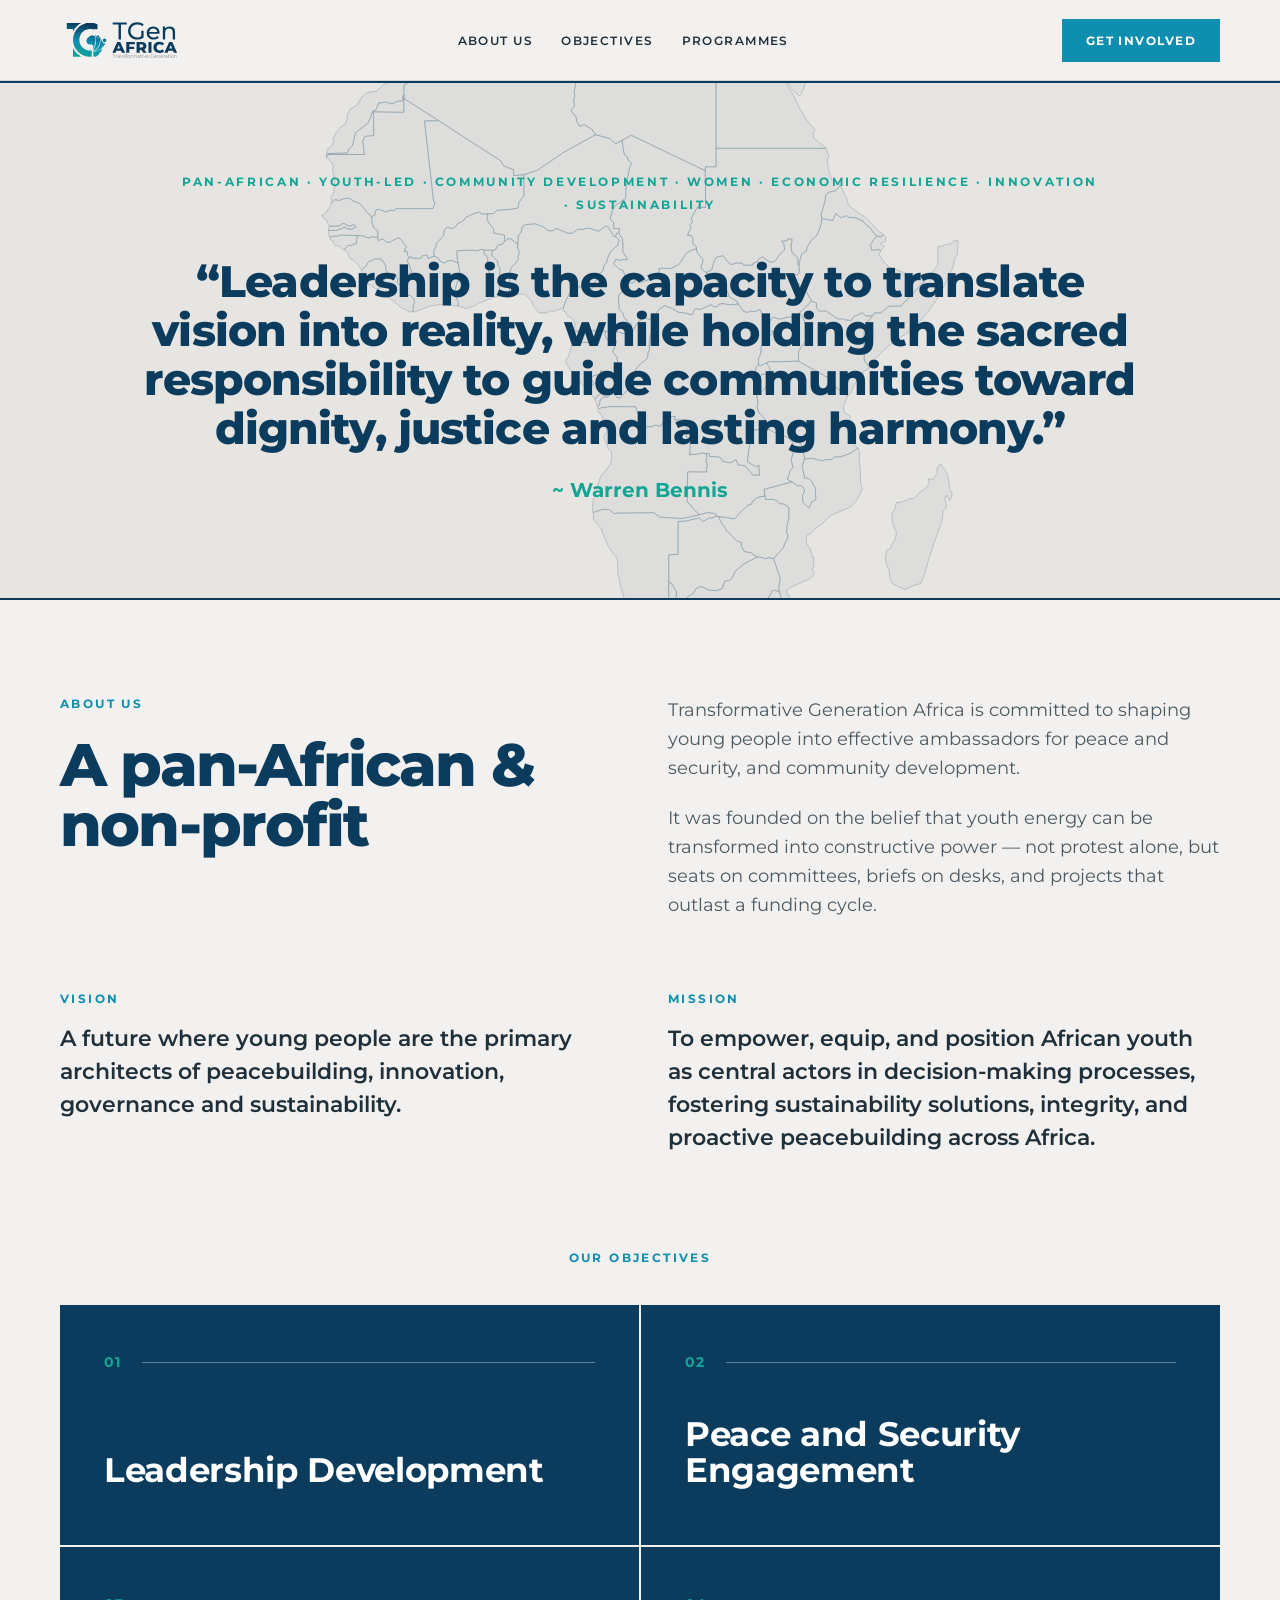
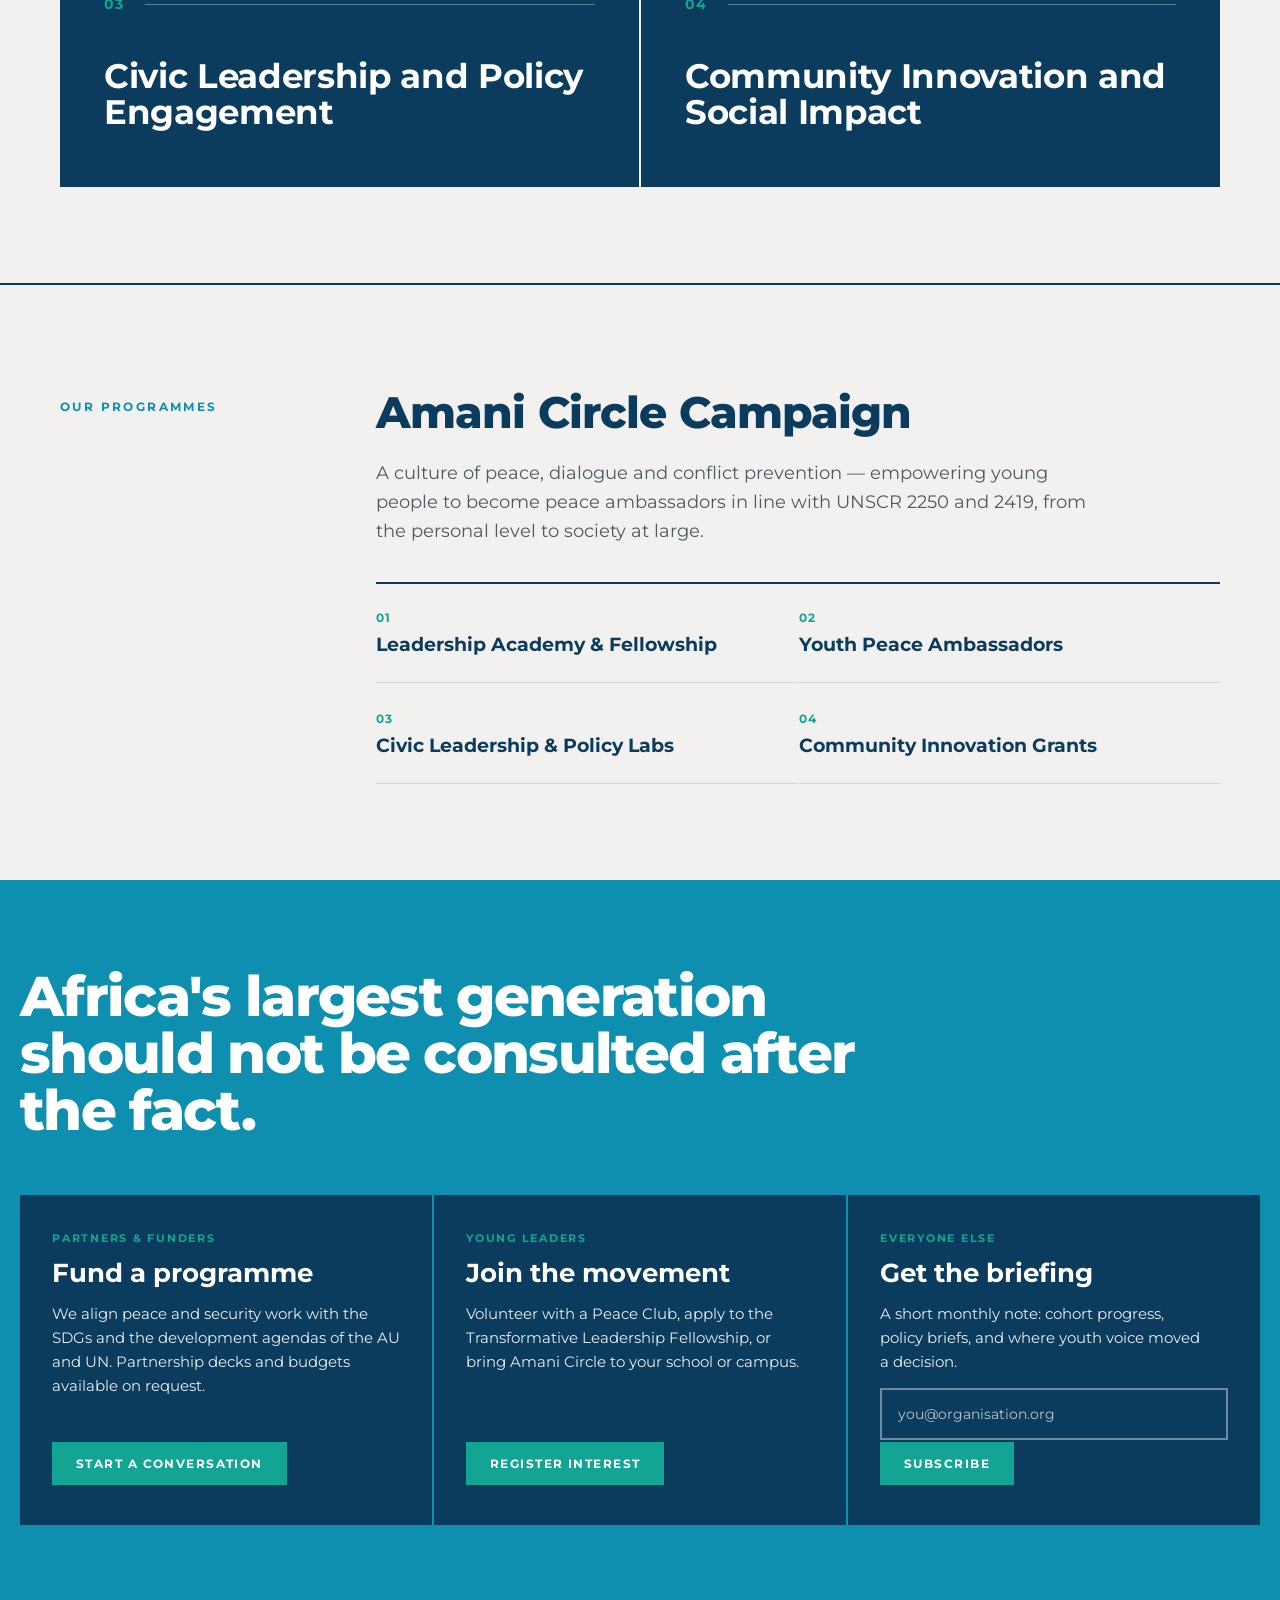
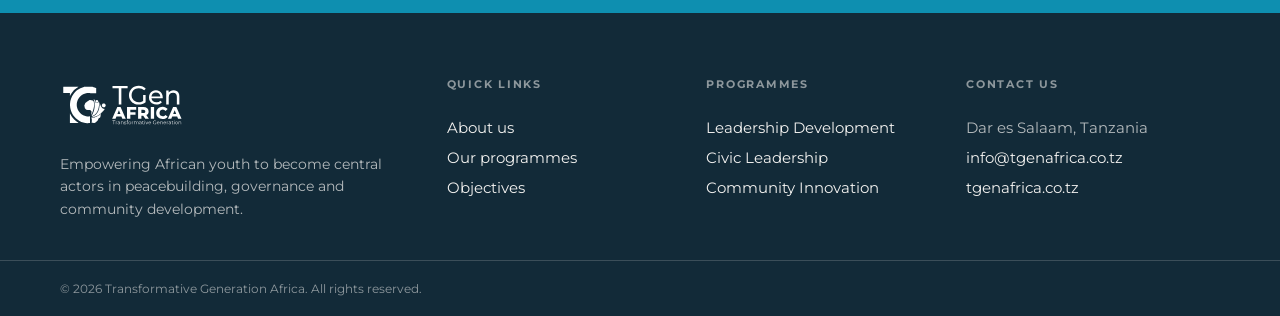
<file: index.html>
<!DOCTYPE html>
<html lang="en">
<head>
<meta charset="utf-8">
<meta name="viewport" content="width=device-width, initial-scale=1">
<title>TGen Africa | Transformative Generation Africa</title>
<meta name="description" content="Transformative Generation Africa (TGen Africa) is a youth-led, pan-African organisation advancing youth leadership, peacebuilding, governance and community development in Tanzania and across Africa.">
<link rel="canonical" href="https://tgenafrica.co.tz/">
<meta name="theme-color" content="#0B3C5D">

<link rel="icon" href="favicon.ico" sizes="any">
<link rel="icon" type="image/svg+xml" href="assets/brand/icon-colour.svg">
<link rel="icon" type="image/png" sizes="32x32" href="assets/brand/favicon-32.png">
<link rel="icon" type="image/png" sizes="192x192" href="assets/brand/favicon-192.png">
<link rel="apple-touch-icon" href="assets/brand/apple-touch-icon.png">
<link rel="manifest" href="site.webmanifest">

<meta property="og:type" content="website">
<meta property="og:locale" content="en_TZ">
<meta property="og:site_name" content="TGen Africa">
<meta property="og:title" content="TGen Africa | Transformative Generation Africa">
<meta property="og:description" content="A pan-African, youth-led non-profit equipping young people as central actors in peacebuilding, governance and community development.">
<meta property="og:url" content="https://tgenafrica.co.tz/">
<meta property="og:image" content="https://tgenafrica.co.tz/assets/brand/og-card.png">
<meta property="og:image:width" content="1200">
<meta property="og:image:height" content="630">
<meta name="twitter:card" content="summary_large_image">
<meta name="twitter:title" content="TGen Africa | Transformative Generation Africa">
<meta name="twitter:description" content="A pan-African, youth-led non-profit equipping young people as central actors in peacebuilding, governance and community development.">
<meta name="twitter:image" content="https://tgenafrica.co.tz/assets/brand/og-card.png">

<link rel="preconnect" href="https://fonts.googleapis.com">
<link rel="preconnect" href="https://fonts.gstatic.com" crossorigin>
<link href="https://fonts.googleapis.com/css2?family=Montserrat:wght@400;500;600;700;800&display=swap" rel="stylesheet">
<link rel="stylesheet" href="styles.css">

<script type="application/ld+json">
{
  "@context": "https://schema.org",
  "@type": "NGO",
  "name": "Transformative Generation Africa",
  "alternateName": "TGen Africa",
  "url": "https://tgenafrica.co.tz/",
  "logo": "https://tgenafrica.co.tz/assets/brand/favicon-512.png",
  "image": "https://tgenafrica.co.tz/assets/brand/og-card.png",
  "email": "info@tgenafrica.co.tz",
  "description": "A pan-African, youth-led non-profit equipping young people as central actors in peacebuilding, governance and community development.",
  "foundingLocation": "Dar es Salaam, Tanzania",
  "address": {
    "@type": "PostalAddress",
    "addressLocality": "Dar es Salaam",
    "addressCountry": "TZ"
  },
  "areaServed": "Africa"
}
</script>

<script>
  /* JS-available flag set before first paint; the scroll-reveal start state
     is scoped to .js so content still shows if JS is off or fails. */
  document.documentElement.classList.add('js');
</script>
</head>
<body>
<a href="#about" class="skip-link">Skip to content</a>
<div class="page">

  <header class="hdr">
    <div class="hdr-in">
      <a href="#top" class="logo-link"><img src="assets/brand/logo-horizontal-colour.svg" alt="TGen Africa — Transformative Generation" class="hdr-logo" width="240" height="100"></a>
      <nav class="hdr-nav">
        <a href="#about">About us</a>
        <a href="#objectives">Objectives</a>
        <a href="#programmes">Programmes</a>
      </nav>
      <a href="#involved" class="btn btn-solid">Get involved</a>
    </div>
  </header>

  <section id="top" class="band-quote is-centered">
    <div class="qmap" aria-hidden="true"><div class="qmap-float">
<svg viewBox="0 0 723.9 760.0" xmlns="http://www.w3.org/2000/svg" preserveAspectRatio="xMidYMid meet" aria-hidden="true" focusable="false">
<g class="africa-geo">
<path d="M357.5 455.2L360.0 463.1L363.1 469.4L365.5 472.8L369.5 478.3L376.5 477.4L380.0 476.0L385.8 477.4L387.4 474.8L390.0 468.7L396.5 468.3L397.1 466.4L402.5 466.4L401.5 470.2L414.3 470.1L414.5 476.7L416.6 480.8L415.1 487.1L415.9 493.6L419.4 497.5L418.8 510.1L421.4 509.1L426.0 509.4L432.5 507.8L437.3 508.4L438.4 511.7L437.2 516.8L439.1 521.7L437.5 525.7L438.4 529.3L416.5 529.2L416.0 562.7L423.1 571.3L430.0 577.9L410.6 582.2L385.1 580.7L377.8 575.6L335.2 576.1L333.6 576.8L327.3 572.0L320.5 571.7L314.2 573.5L309.1 575.5L308.1 568.9L309.6 559.6L313.2 550.0L313.7 545.5L317.2 536.0L319.7 531.7L325.7 524.8L329.1 520.1L330.2 512.3L329.7 506.3L326.5 502.6L323.7 496.2L321.1 489.9L321.7 487.7L324.9 483.5L321.7 473.3L319.6 466.3L314.3 459.6L315.3 457.6L319.6 456.1L322.7 456.3L326.4 455.1L357.5 455.2ZM316.5 453.2L313.8 454.3L311.0 446.4L315.3 441.8L318.4 440.1L322.4 443.7L318.5 445.9L316.8 448.6L316.5 453.2Z" data-c="AGO"/>
<path d="M494.5 440.7L493.8 428.0L491.1 423.2L497.5 424.1L500.8 418.1L506.4 418.7L507.0 422.9L509.2 425.3L509.3 428.7L506.7 430.9L502.6 436.4L498.8 440.2L494.5 440.7Z" data-c="BDI"/>
<path d="M213.9 327.4L205.2 328.6L202.6 321.4L203.1 297.2L201.0 295.0L200.6 289.9L196.9 286.2L193.7 283.1L195.0 277.5L198.7 276.3L200.8 271.7L205.9 270.7L208.2 267.6L211.8 264.5L215.6 264.5L223.6 270.5L223.2 274.0L225.5 280.3L223.5 284.5L224.6 287.4L219.5 293.9L216.2 297.1L214.2 303.7L214.5 310.4L213.9 327.4Z" data-c="BEN"/>
<path d="M155.8 291.8L148.6 289.1L143.7 289.5L140.0 292.1L135.2 289.9L133.4 286.4L128.7 284.1L128.0 278.0L130.8 273.5L130.6 270.0L139.0 261.2L140.5 254.0L143.4 251.4L148.5 252.9L152.9 250.7L154.3 248.0L162.5 243.3L164.5 240.0L174.3 235.6L180.1 234.1L182.8 236.2L189.5 236.1L188.7 241.2L190.1 246.0L196.0 252.9L196.3 258.0L208.5 260.4L208.2 267.6L205.9 270.7L200.8 271.7L198.7 276.3L195.0 277.5L185.8 277.3L180.9 276.5L177.5 278.2L172.9 277.4L154.6 277.9L154.4 283.9L155.8 291.8Z" data-c="BFA"/>
<path d="M455.6 588.5L457.7 590.4L461.0 596.5L472.9 608.1L477.5 609.2L477.5 612.9L480.6 619.6L488.7 621.2L495.4 626.0L480.5 633.7L471.1 641.6L467.6 648.6L464.4 652.6L458.7 653.4L456.8 658.4L455.8 661.7L449.0 664.2L440.5 663.7L435.4 660.7L431.0 659.4L425.9 661.9L423.3 666.9L418.3 670.1L413.0 674.8L405.5 675.9L403.1 672.2L404.1 665.7L397.9 655.7L395.0 654.2L395.0 623.4L405.4 623.0L405.7 585.5L413.6 585.2L429.8 581.5L433.8 585.8L440.5 581.7L443.7 581.7L449.7 579.3L451.5 580.1L455.6 588.5Z" data-c="BWA"/>
<path d="M346.4 315.2L355.1 314.4L357.1 311.7L358.8 311.9L361.4 314.3L374.7 310.2L379.2 306.1L384.7 302.4L383.6 298.7L386.6 297.8L396.8 298.4L406.7 293.5L414.3 282.0L419.6 277.8L426.3 276.0L427.5 280.5L433.5 287.1L433.6 291.4L431.9 295.8L432.5 299.0L436.2 302.1L444.2 306.7L450.0 310.9L450.1 314.3L457.2 319.8L461.5 324.4L464.2 330.7L472.1 334.9L473.8 338.2L470.3 339.3L463.5 339.1L455.6 338.0L451.7 338.9L450.1 341.4L446.7 341.8L442.6 339.5L430.8 344.8L426.0 343.7L424.6 344.5L421.4 350.9L413.6 348.8L405.9 347.8L399.2 343.9L390.5 340.3L384.9 343.7L380.8 349.1L379.8 356.4L373.1 355.8L365.9 354.1L359.7 359.6L354.1 369.4L353.0 366.4L352.6 361.6L347.8 358.2L343.9 352.8L343.0 349.0L338.0 343.5L338.8 340.3L337.8 335.9L338.6 327.8L341.1 325.8L346.4 315.2Z" data-c="CAF"/>
<path d="M155.5 340.7L150.7 340.8L143.4 338.8L136.6 338.9L124.1 340.7L116.8 343.8L106.4 347.6L104.4 347.4L105.2 338.7L106.2 337.4L105.9 333.2L101.4 328.8L98.1 328.1L95.0 325.2L97.3 320.5L96.2 315.4L96.7 312.4L98.4 312.4L99.0 307.8L98.2 305.7L99.2 304.3L103.1 303.0L100.5 294.6L98.1 290.2L98.9 286.7L101.0 285.8L102.4 284.9L105.3 286.5L113.4 286.6L115.4 283.5L117.2 283.7L120.2 282.5L121.9 287.0L124.3 285.7L128.7 284.1L133.4 286.4L135.2 289.9L140.0 292.1L143.7 289.5L148.6 289.1L155.8 291.8L158.6 306.8L154.1 315.6L151.4 327.5L156.0 336.6L155.5 340.7Z" data-c="CIV"/>
<path d="M323.2 369.5L321.9 368.9L315.7 370.2L309.3 368.8L304.3 369.5L287.1 369.3L288.7 361.0L284.6 354.0L279.8 352.2L277.6 347.5L274.9 346.0L275.1 343.1L277.8 335.6L282.8 325.5L285.8 325.4L292.1 319.2L296.1 319.0L302.0 323.4L309.2 319.8L310.2 315.4L312.6 311.2L314.2 305.9L319.8 301.5L322.0 294.1L324.2 291.8L325.7 286.3L328.5 279.6L337.3 271.5L337.9 268.0L339.0 266.1L334.9 261.9L335.2 258.5L338.2 257.9L342.4 264.6L343.1 271.6L342.7 278.6L348.4 288.2L342.5 288.1L339.6 288.9L334.8 287.8L332.5 292.8L338.7 298.9L343.3 300.7L344.8 305.1L348.1 312.3L346.4 315.2L341.1 325.8L338.6 327.8L337.8 335.9L338.8 340.3L338.0 343.5L343.0 349.0L343.9 352.8L347.8 358.2L352.6 361.6L353.0 366.4L354.1 369.4L353.4 375.1L345.0 372.6L336.5 369.9L323.2 369.5Z" data-c="CMR"/>
<path d="M510.2 356.4L509.6 368.7L513.8 370.1L510.4 373.9L506.3 376.6L502.3 382.1L500.1 387.0L499.5 395.5L497.1 399.5L497.0 407.5L494.0 410.4L493.6 416.7L492.1 417.5L491.1 423.2L493.8 428.0L494.5 440.7L496.4 450.4L495.3 455.9L497.4 462.0L503.5 467.9L509.2 481.2L505.1 480.1L490.9 481.9L488.1 483.1L485.1 489.8L487.4 494.5L485.6 507.0L484.3 517.5L487.1 519.4L494.5 523.5L497.4 521.6L498.2 532.9L490.2 532.8L485.9 527.1L482.0 522.6L473.9 521.1L471.6 515.6L465.1 518.9L456.7 517.4L453.2 512.6L446.5 511.7L441.5 511.9L440.9 508.7L437.3 508.4L432.5 507.8L426.0 509.4L421.4 509.1L418.8 510.1L419.4 497.5L415.9 493.6L415.1 487.1L416.6 480.8L414.5 476.7L414.3 470.1L401.5 470.2L402.5 466.4L397.1 466.4L396.5 468.3L390.0 468.7L387.4 474.8L385.8 477.4L380.0 476.0L376.5 477.4L369.5 478.3L365.5 472.8L363.1 469.4L360.0 463.1L357.5 455.2L326.4 455.1L322.7 456.3L319.6 456.1L315.3 457.6L313.8 454.3L316.5 453.2L316.8 448.6L318.5 445.9L322.4 443.7L325.1 444.7L328.7 440.7L334.5 440.8L335.2 443.8L339.1 445.7L345.3 439.1L351.4 433.9L354.1 430.6L353.7 421.9L358.3 411.7L363.1 406.2L370.1 401.2L371.3 397.8L371.5 393.9L373.2 390.3L372.7 384.3L374.0 375.0L376.1 368.4L379.2 362.8L379.8 356.4L380.8 349.1L384.9 343.7L390.5 340.3L399.2 343.9L405.9 347.8L413.6 348.8L421.4 350.9L424.6 344.5L426.0 343.7L430.8 344.8L442.6 339.5L446.7 341.8L450.1 341.4L451.7 338.9L455.6 338.0L463.5 339.1L470.3 339.3L473.8 338.2L480.1 346.9L484.9 348.2L487.7 346.4L492.6 347.1L498.4 344.9L500.9 349.4L510.2 356.4Z" data-c="COD"/>
<path d="M322.4 443.7L318.4 440.1L315.3 441.8L311.0 446.4L302.4 435.2L310.4 429.4L306.4 422.5L310.0 419.8L317.1 418.5L318.0 413.8L323.6 418.9L332.9 419.3L336.1 414.4L337.4 407.4L336.3 399.1L331.3 392.9L335.9 380.7L333.2 378.6L325.4 379.5L322.5 374.0L323.2 369.5L336.5 369.9L345.0 372.6L353.4 375.1L354.1 369.4L359.7 359.6L365.9 354.1L373.1 355.8L379.8 356.4L379.2 362.8L376.1 368.4L374.0 375.0L372.7 384.3L373.2 390.3L371.5 393.9L371.3 397.8L370.1 401.2L363.1 406.2L358.3 411.7L353.7 421.9L354.1 430.6L351.4 433.9L345.3 439.1L339.1 445.7L335.2 443.8L334.5 440.8L328.7 440.7L325.1 444.7L322.4 443.7Z" data-c="COG"/>
<path d="M639.1 259.6L641.6 262.8L641.3 267.2L635.3 269.7L639.8 272.6L635.9 278.3L633.6 276.4L631.1 277.1L625.2 277.0L625.0 273.7L624.2 270.8L627.7 265.9L631.4 261.2L636.0 262.2L639.1 259.6Z" data-c="DJI"/>
<path d="M311.9 146.2L275.8 166.2L245.3 186.9L230.5 191.6L218.8 192.6L218.7 185.9L213.8 184.2L207.3 181.2L204.8 176.3L169.2 153.3L133.7 130.3L94.1 104.8L94.3 102.8L94.3 102.1L94.2 89.6L111.2 81.8L121.8 80.2L130.4 77.4L134.4 72.1L146.7 68.0L147.2 60.2L153.2 59.2L158.0 55.3L171.8 53.6L173.7 49.5L170.9 47.2L167.3 36.1L166.7 29.7L162.7 23.0L172.8 17.2L184.2 15.4L190.9 11.0L201.0 7.8L218.8 6.0L236.3 5.1L241.6 6.7L251.5 2.5L262.7 2.4L267.0 4.9L274.2 4.2L272.1 9.7L273.7 19.7L271.3 28.4L264.8 34.3L265.7 42.2L274.3 48.5L274.4 51.0L280.9 55.3L285.4 74.2L288.8 83.5L289.4 88.4L287.5 96.9L288.3 101.7L286.9 107.5L287.9 114.1L283.7 118.5L289.9 126.2L290.3 130.7L294.0 136.6L299.0 134.7L307.3 139.6L311.9 146.2Z" data-c="DZA"/>
<path d="M553.2 82.7L550.3 86.9L548.0 94.8L545.1 100.3L542.7 102.2L539.2 98.8L534.4 94.1L526.9 79.0L525.8 79.9L530.2 91.0L536.7 101.6L544.6 118.0L548.5 123.8L551.9 129.7L561.3 141.4L559.2 143.2L559.6 150.0L571.8 159.5L573.7 161.6L531.9 161.6L491.1 161.6L448.8 161.6L448.8 122.9L448.8 85.4L445.6 76.9L448.3 70.4L446.7 65.9L450.5 60.9L464.5 60.7L474.6 63.5L485.1 66.6L490.0 68.2L498.1 64.9L502.4 61.9L511.7 61.0L519.2 62.3L522.0 67.6L524.5 64.1L532.9 66.6L541.1 67.2L546.3 64.6L553.2 82.7Z" data-c="EGY"/>
<path d="M631.4 261.2L627.8 257.8L623.5 251.7L618.9 248.3L616.1 244.6L607.0 240.4L599.7 240.3L597.2 238.1L591.0 240.6L584.6 235.8L581.4 243.7L569.1 241.4L568.0 237.2L572.5 221.8L573.6 214.8L576.9 211.5L584.6 209.8L590.0 203.8L596.1 216.0L599.0 225.6L604.7 230.8L619.1 240.7L625.0 246.7L630.7 252.8L634.0 256.4L639.1 259.6L636.0 262.2L631.4 261.2Z" data-c="ERI"/>
<path d="M584.6 235.8L591.0 240.6L597.2 238.1L599.7 240.3L607.0 240.4L616.1 244.6L618.9 248.3L623.5 251.7L627.8 257.8L631.4 261.2L627.7 265.9L624.2 270.8L625.0 273.7L625.2 277.0L631.1 277.1L633.6 276.4L635.9 278.3L633.6 282.0L637.5 287.8L641.4 292.9L645.4 296.6L679.8 309.1L688.7 309.0L658.9 340.7L645.2 341.1L635.9 348.5L629.1 348.7L626.2 352.1L619.0 352.1L614.8 348.5L605.2 352.9L602.1 357.3L595.0 356.5L592.7 355.2L590.2 355.5L586.9 355.4L573.6 346.5L566.3 346.5L562.7 343.0L562.7 337.1L557.2 335.3L551.0 323.9L546.2 321.4L544.3 317.2L539.0 312.1L532.5 311.3L536.1 305.3L541.7 305.1L543.3 301.9L543.1 292.4L546.2 281.4L551.2 278.4L552.3 274.1L556.8 266.1L563.1 260.9L567.4 250.5L569.1 241.4L581.4 243.7L584.6 235.8Z" data-c="ETH"/>
<path d="M302.4 435.2L291.5 424.6L284.6 415.9L278.2 405.0L278.5 401.5L280.8 398.2L283.4 390.5L285.5 382.7L289.1 382.1L304.4 382.2L304.3 369.5L309.3 368.8L315.7 370.2L321.9 368.9L323.2 369.5L322.5 374.0L325.4 379.5L333.2 378.6L335.9 380.7L331.3 392.9L336.3 399.1L337.4 407.4L336.1 414.4L332.9 419.3L323.6 418.9L318.0 413.8L317.1 418.5L310.0 419.8L306.4 422.5L310.4 429.4L302.4 435.2Z" data-c="GAB"/>
<path d="M196.7 330.9L180.2 337.1L174.4 340.7L164.9 343.7L155.5 340.7L156.0 336.6L151.4 327.5L154.1 315.6L158.6 306.8L155.8 291.8L154.4 283.9L154.6 277.9L172.9 277.4L177.5 278.2L180.9 276.5L185.8 277.3L185.0 280.6L189.4 286.0L189.4 293.7L190.4 301.9L193.1 305.8L190.7 315.3L191.6 320.5L194.4 327.2L196.7 330.9Z" data-c="GHA"/>
<path d="M96.7 312.4L93.7 312.1L91.6 316.4L88.6 316.3L86.6 314.1L87.3 309.8L82.9 303.4L80.1 304.6L77.9 304.8L75.0 305.4L75.1 301.5L73.4 298.8L73.7 295.7L71.4 291.3L68.5 287.5L60.1 287.5L57.6 289.5L54.7 289.7L52.9 292.0L51.7 294.9L46.1 299.6L41.5 293.3L37.4 289.2L34.7 287.9L32.1 285.8L30.9 281.1L29.3 278.8L26.3 277.1L30.9 271.9L34.1 272.1L36.9 270.4L39.2 270.3L40.9 268.9L40.0 265.5L41.1 264.4L41.3 260.8L46.4 260.9L54.0 263.5L56.3 263.2L57.1 262.1L62.8 262.9L64.3 262.3L64.9 266.1L66.6 266.1L69.4 264.7L71.1 265.1L74.0 267.8L78.5 268.6L81.4 266.3L84.8 264.9L87.4 263.4L89.5 263.7L91.8 266.0L93.1 268.9L97.4 273.3L95.2 276.1L94.8 279.5L97.0 278.4L98.4 279.7L97.8 282.8L101.0 285.8L98.9 286.7L98.1 290.2L100.5 294.6L103.1 303.0L99.2 304.3L98.2 305.7L99.0 307.8L98.4 312.4L96.7 312.4Z" data-c="GIN"/>
<path d="M8.2 254.8L9.6 250.2L21.1 249.9L23.4 247.4L26.8 247.2L30.9 249.8L34.2 249.8L37.7 248.1L39.8 251.1L35.2 253.5L30.7 253.3L26.2 251.1L22.2 253.5L20.4 253.6L17.8 255.1L8.2 254.8Z" data-c="GMB"/>
<path d="M26.3 277.1L20.6 272.7L16.2 272.0L13.8 269.0L13.9 267.4L10.6 265.2L10.0 262.9L15.6 261.2L19.0 261.5L21.9 260.3L41.3 260.8L41.1 264.4L40.0 265.5L40.9 268.9L39.2 270.3L36.9 270.4L34.1 272.1L30.9 271.9L26.3 277.1Z" data-c="GNB"/>
<path d="M285.5 382.7L283.5 381.1L287.1 369.3L304.3 369.5L304.4 382.2L289.1 382.1L285.5 382.7Z" data-c="GNQ"/>
<path d="M617.1 402.4L623.4 411.1L616.0 415.3L613.4 419.7L609.5 420.4L608.0 427.8L604.6 432.1L602.5 439.1L598.3 442.6L583.2 432.0L582.5 425.9L544.3 404.5L542.5 403.3L542.4 392.2L545.4 387.9L550.6 380.9L554.4 373.3L549.8 361.2L548.6 355.9L543.6 348.6L550.1 342.3L557.2 335.3L562.7 337.1L562.7 343.0L566.3 346.5L573.6 346.5L586.9 355.4L590.2 355.5L592.7 355.2L595.0 356.5L602.1 357.3L605.2 352.9L614.8 348.5L619.0 352.1L626.2 352.1L617.0 364.0L617.1 402.4Z" data-c="KEN"/>
<path d="M104.4 347.4L101.6 347.5L90.8 342.4L81.2 334.4L72.2 328.7L65.1 321.9L67.6 318.5L68.2 315.4L73.0 309.7L77.9 304.8L80.1 304.6L82.9 303.4L87.3 309.8L86.6 314.1L88.6 316.3L91.6 316.4L93.7 312.1L96.7 312.4L96.2 315.4L97.3 320.5L95.0 325.2L98.1 328.1L101.4 328.8L105.9 333.2L106.2 337.4L105.2 338.7L104.4 347.4Z" data-c="LBR"/>
<path d="M341.9 152.6L334.5 156.5L328.5 150.7L311.9 146.2L307.3 139.6L299.0 134.7L294.0 136.6L290.3 130.7L289.9 126.2L283.7 118.5L287.9 114.1L286.9 107.5L288.3 101.7L287.5 96.9L289.4 88.4L288.8 83.5L285.4 74.2L290.5 71.7L291.4 67.3L290.3 62.9L297.5 58.9L300.8 55.5L305.9 52.5L306.5 44.4L318.9 48.0L323.3 47.1L332.1 48.8L346.1 53.5L351.0 62.9L360.5 65.0L375.3 69.4L386.5 74.6L391.6 71.9L396.7 67.0L394.2 59.0L397.5 53.8L405.1 48.9L412.4 47.5L426.6 49.6L430.2 54.3L434.1 54.4L437.5 56.2L447.9 57.4L450.5 60.9L446.7 65.9L448.3 70.4L445.6 76.9L448.8 85.4L448.8 122.9L448.8 161.6L448.8 182.7L436.7 182.7L436.5 187.1L394.5 167.0L352.5 146.8L341.9 152.6Z" data-c="LBY"/>
<path d="M490.7 698.3L494.3 701.4L491.1 706.6L489.3 710.0L483.4 711.6L481.5 715.0L477.7 716.0L469.8 707.9L475.4 701.3L481.1 697.2L486.1 695.0L490.7 698.3Z" data-c="LSO"/>
<path d="M130.9 16.8L137.2 21.3L147.2 20.5L158.1 22.9L162.7 23.0L166.7 29.7L167.3 36.1L170.9 47.2L173.7 49.5L171.8 53.6L158.0 55.3L153.2 59.2L147.2 60.2L146.7 68.0L134.4 72.1L130.4 77.4L121.8 80.2L111.2 81.8L94.2 89.6L94.3 102.1L92.7 102.1L93.0 107.7L86.5 108.1L83.1 110.5L78.3 110.5L74.5 109.1L65.6 110.2L62.2 118.4L58.9 119.2L53.9 132.5L39.3 143.8L35.8 158.4L31.5 163.1L30.3 166.9L6.5 167.7L6.4 167.7L6.9 162.9L10.9 160.0L14.4 154.5L13.7 150.9L17.3 143.5L23.2 136.8L26.7 135.1L29.5 129.0L29.7 123.4L33.5 116.8L40.5 113.0L47.2 102.3L47.4 102.1L52.7 98.1L62.5 96.9L70.8 89.7L76.1 86.9L84.9 78.1L82.2 65.0L86.2 55.9L87.6 50.4L94.4 43.3L105.0 38.5L112.8 34.1L119.8 23.2L123.1 16.7L130.9 16.8Z" data-c="MAR"/>
<path d="M707.2 524.6L710.0 529.1L712.6 536.1L714.3 548.7L717.0 553.7L715.9 558.7L714.1 561.8L710.5 555.7L708.5 558.8L710.5 566.6L709.6 571.0L706.7 573.5L706.0 582.4L701.9 594.7L696.7 609.2L690.2 629.1L686.2 643.8L681.4 656.0L672.8 658.5L663.6 662.9L657.6 660.2L649.2 656.5L646.3 650.9L645.6 641.6L641.9 633.2L641.0 625.6L642.8 618.0L647.7 616.2L647.7 612.7L652.7 604.7L653.7 598.0L651.3 593.0L649.3 586.4L648.4 576.7L652.1 570.8L653.5 564.1L658.8 563.7L664.6 561.5L668.5 559.6L673.1 559.5L679.1 553.5L687.8 547.0L691.0 541.7L689.5 537.2L694.0 538.5L699.8 531.2L700.0 524.8L703.5 520.1L707.2 524.6Z" data-c="MDG"/>
<path d="M57.4 239.4L61.0 237.5L62.7 231.3L66.1 231.0L73.4 234.0L79.4 231.9L83.4 232.6L85.0 230.2L127.3 230.1L129.6 222.7L127.8 221.4L122.7 176.0L117.6 130.5L133.7 130.3L169.2 153.3L204.8 176.3L207.3 181.2L213.8 184.2L218.7 185.9L218.8 192.6L230.5 191.6L230.5 215.9L224.8 222.9L223.9 229.4L214.5 231.1L200.1 232.0L196.3 235.7L189.5 236.1L182.8 236.2L180.1 234.1L174.3 235.6L164.5 240.0L162.5 243.3L154.3 248.0L152.9 250.7L148.5 252.9L143.4 251.4L140.5 254.0L139.0 261.2L130.6 270.0L130.8 273.5L128.0 278.0L128.7 284.1L124.3 285.7L121.9 287.0L120.2 282.5L117.2 283.7L115.4 283.5L113.4 286.6L105.3 286.5L102.4 284.9L101.0 285.8L97.8 282.8L98.4 279.7L97.0 278.4L94.8 279.5L95.2 276.1L97.4 273.3L93.1 268.9L91.8 266.0L89.5 263.7L87.4 263.4L84.8 264.9L81.4 266.3L78.5 268.6L74.0 267.8L71.1 265.1L69.4 264.7L66.6 266.1L64.9 266.1L64.3 262.3L64.8 259.0L63.9 254.9L60.0 252.0L57.9 245.9L57.4 239.4Z" data-c="MLI"/>
<path d="M549.4 514.6L557.3 513.8L570.0 516.8L572.7 515.4L580.1 515.2L583.8 512.0L590.1 512.2L601.6 508.1L610.0 502.0L611.7 506.7L611.3 517.2L612.6 526.4L613.0 542.9L614.9 548.0L611.7 555.6L607.6 562.9L600.9 569.4L591.3 573.4L579.4 578.5L567.5 589.8L563.5 591.8L556.1 599.2L551.8 601.7L550.9 609.2L555.9 617.2L558.0 623.3L558.1 626.5L560.0 626.0L559.7 636.3L558.0 641.2L560.4 643.0L558.9 647.4L554.5 651.1L545.8 654.7L533.1 660.4L528.5 664.3L529.4 668.7L532.1 669.4L531.2 674.9L523.2 674.9L522.3 670.2L520.8 665.5L519.9 661.7L521.7 650.0L519.0 642.5L514.0 627.7L525.0 615.7L527.8 608.1L529.4 607.1L530.6 600.9L528.9 597.8L529.4 590.0L531.4 582.7L531.4 569.3L525.9 565.9L520.9 565.2L518.6 562.6L513.8 560.4L505.0 560.6L504.3 556.6L503.3 549.1L535.2 540.5L541.3 545.5L544.2 544.5L548.4 547.2L549.0 551.4L546.8 556.3L547.5 563.8L554.4 570.3L557.6 563.0L562.2 560.7L561.3 547.2L556.9 539.6L553.1 536.2L549.4 536.3L546.5 522.6L549.4 514.6Z" data-c="MOZ"/>
<path d="M57.4 239.4L50.5 232.2L44.1 224.4L37.1 221.6L32.1 218.5L26.2 218.6L21.1 220.9L15.8 220.0L12.2 223.4L11.3 217.7L14.3 212.5L15.6 202.6L14.4 192.2L13.1 187.0L14.2 181.7L11.5 176.7L5.9 172.2L8.2 168.7L49.4 168.7L47.4 153.5L50.0 148.1L59.9 147.2L59.5 120.2L94.1 120.8L94.1 104.8L133.7 130.3L117.6 130.5L122.7 176.0L127.8 221.4L129.6 222.7L127.3 230.1L85.0 230.2L83.4 232.6L79.4 231.9L73.4 234.0L66.1 231.0L62.7 231.3L61.0 237.5L57.4 239.4Z" data-c="MRT"/>
<path d="M549.4 514.6L546.5 522.6L549.4 536.3L553.1 536.2L556.9 539.6L561.3 547.2L562.2 560.7L557.6 563.0L554.4 570.3L547.5 563.8L546.8 556.3L549.0 551.4L548.4 547.2L544.2 544.5L541.3 545.5L535.2 540.5L529.7 537.7L532.9 528.0L536.2 524.3L534.2 515.6L536.3 507.0L538.1 504.2L535.4 495.2L530.5 490.5L540.8 492.5L542.9 495.4L546.5 500.3L549.4 514.6Z" data-c="MWI"/>
<path d="M357.6 694.3L349.8 686.3L345.7 678.6L343.4 668.4L340.8 660.7L337.3 644.5L337.0 631.9L335.7 626.2L331.6 621.8L326.1 613.1L320.6 600.5L318.3 593.9L309.7 583.6L309.1 575.5L314.2 573.5L320.5 571.7L327.3 572.0L333.6 576.8L335.2 576.1L377.8 575.6L385.1 580.7L410.6 582.2L430.0 577.9L438.6 575.5L445.4 576.1L449.6 578.4L449.7 579.3L443.7 581.7L440.5 581.7L433.8 585.8L429.8 581.5L413.6 585.2L405.7 585.5L405.4 623.0L395.0 623.4L395.0 654.2L395.0 693.0L385.6 698.4L380.0 699.2L373.3 697.2L368.6 696.4L366.8 691.9L362.7 689.1L357.6 694.3Z" data-c="NAM"/>
<path d="M208.2 267.6L208.5 260.4L196.3 258.0L196.0 252.9L190.1 246.0L188.7 241.2L189.5 236.1L196.3 235.7L200.1 232.0L214.5 231.1L223.9 229.4L224.8 222.9L230.5 215.9L230.5 191.6L245.3 186.9L275.8 166.2L311.9 146.2L328.5 150.7L334.5 156.5L341.9 152.6L344.5 168.9L348.4 171.7L348.6 175.0L353.0 178.6L350.7 183.2L346.6 204.5L346.1 218.2L332.7 228.2L328.1 242.0L332.5 245.9L332.5 252.7L339.2 252.9L338.2 257.9L335.2 258.5L334.9 261.9L332.9 262.1L325.8 250.6L323.3 250.1L315.1 256.0L306.9 253.0L301.3 252.3L298.2 253.8L292.1 253.5L285.8 258.0L280.5 258.3L267.7 252.8L262.7 255.4L257.4 255.2L253.4 251.2L242.9 247.3L231.6 248.6L228.8 250.8L227.3 256.9L224.3 261.1L223.6 270.5L215.6 264.5L211.8 264.5L208.2 267.6Z" data-c="NER"/>
<path d="M275.1 343.1L264.1 346.9L260.1 346.3L256.1 348.7L247.7 348.4L242.0 341.9L238.6 334.2L231.1 327.3L223.2 327.4L213.9 327.4L214.5 310.4L214.2 303.7L216.2 297.1L219.5 293.9L224.6 287.4L223.5 284.5L225.5 280.3L223.2 274.0L223.6 270.5L224.3 261.1L227.3 256.9L228.8 250.8L231.6 248.6L242.9 247.3L253.4 251.2L257.4 255.2L262.7 255.4L267.7 252.8L280.5 258.3L285.8 258.0L292.1 253.5L298.2 253.8L301.3 252.3L306.9 253.0L315.1 256.0L323.3 250.1L325.8 250.6L332.9 262.1L334.9 261.9L339.0 266.1L337.9 268.0L337.3 271.5L328.5 279.6L325.7 286.3L324.2 291.8L322.0 294.1L319.8 301.5L314.2 305.9L312.6 311.2L310.2 315.4L309.2 319.8L302.0 323.4L296.1 319.0L292.1 319.2L285.8 325.4L282.8 325.5L277.8 335.6L275.1 343.1Z" data-c="NGA"/>
<path d="M505.8 405.3L510.0 411.2L509.4 417.4L506.4 418.7L500.8 418.1L497.5 424.1L491.1 423.2L492.1 417.5L493.6 416.7L494.0 410.4L497.0 407.5L499.5 408.5L505.8 405.3Z" data-c="RWA"/>
<path d="M93.0 107.7L92.7 102.1L94.3 102.1L94.3 102.8L94.1 104.8L94.1 120.8L59.5 120.2L59.9 147.2L50.0 148.1L47.4 153.5L49.4 168.7L8.2 168.7L5.9 172.2L6.4 167.7L6.5 167.7L30.3 166.9L31.5 163.1L35.8 158.4L39.3 143.8L53.9 132.5L58.9 119.2L62.2 118.4L65.6 110.2L74.5 109.1L78.3 110.5L83.1 110.5L86.5 108.1L93.0 107.7Z" data-c="ESH"/>
<path d="M543.1 293.7L541.7 293.5L541.9 288.2L540.6 284.6L535.2 280.4L533.9 272.8L535.2 265.1L530.3 264.3L529.6 266.7L523.2 267.2L525.8 270.3L526.7 276.6L520.9 282.4L515.7 290.0L510.2 291.1L501.4 285.0L497.4 287.1L496.3 290.2L490.9 292.2L490.5 294.4L480.0 294.4L478.6 292.2L471.0 291.8L467.2 293.6L464.3 292.7L458.9 286.6L457.1 283.7L449.5 285.1L446.6 290.0L443.9 299.4L440.3 301.4L437.0 302.6L436.2 302.1L432.5 299.0L431.9 295.8L433.6 291.4L433.5 287.1L427.5 280.5L426.3 276.0L426.4 273.4L422.5 270.3L422.4 264.2L420.2 260.2L416.5 260.8L417.6 256.9L420.3 252.5L419.1 248.1L422.6 244.9L420.4 242.5L423.2 236.0L428.0 228.2L437.0 228.9L436.5 187.1L436.7 182.7L448.8 182.7L448.8 161.6L491.1 161.6L531.9 161.6L573.7 161.6L577.1 172.0L574.8 173.9L576.3 184.7L580.2 197.3L584.2 199.9L590.0 203.8L584.6 209.8L576.9 211.5L573.6 214.8L572.5 221.8L568.0 237.2L569.1 241.4L567.4 250.5L563.1 260.9L556.8 266.1L552.3 274.1L551.2 278.4L546.2 281.4L543.1 292.4L543.1 293.7Z" data-c="SDN"/>
<path d="M543.1 293.7L543.3 301.9L541.7 305.1L536.1 305.3L532.5 311.3L539.0 312.1L544.3 317.2L546.2 321.4L551.0 323.9L557.2 335.3L550.1 342.3L543.6 348.6L537.1 353.4L529.7 353.4L521.2 355.9L514.5 353.5L510.2 356.4L500.9 349.4L498.4 344.9L492.6 347.1L487.7 346.4L484.9 348.2L480.1 346.9L473.8 338.2L472.1 334.9L464.2 330.7L461.5 324.4L457.2 319.8L450.1 314.3L450.0 310.9L444.2 306.7L437.0 302.6L440.3 301.4L443.9 299.4L446.6 290.0L449.5 285.1L457.1 283.7L458.9 286.6L464.3 292.7L467.2 293.6L471.0 291.8L478.6 292.2L480.0 294.4L490.5 294.4L490.9 292.2L496.3 290.2L497.4 287.1L501.4 285.0L510.2 291.1L515.7 290.0L520.9 282.4L526.7 276.6L525.8 270.3L523.2 267.2L529.6 266.7L530.3 264.3L535.2 265.1L533.9 272.8L535.2 280.4L540.6 284.6L541.9 288.2L541.7 293.5L543.1 293.7Z" data-c="SSD"/>
<path d="M9.6 250.2L5.3 242.0L0.0 238.2L4.6 236.2L9.7 228.8L12.2 223.4L15.8 220.0L21.1 220.9L26.2 218.6L32.1 218.5L37.1 221.6L44.1 224.4L50.5 232.2L57.4 239.4L57.9 245.9L60.0 252.0L63.9 254.9L64.8 259.0L64.3 262.3L62.8 262.9L57.1 262.1L56.3 263.2L54.0 263.5L46.4 260.9L41.3 260.8L21.9 260.3L19.0 261.5L15.6 261.2L10.0 262.9L8.2 254.8L17.8 255.1L20.4 253.6L22.2 253.5L26.2 251.1L30.7 253.3L35.2 253.5L39.8 251.1L37.7 248.1L34.2 249.8L30.9 249.8L26.8 247.2L23.4 247.4L21.1 249.9L9.6 250.2Z" data-c="SEN"/>
<path d="M65.1 321.9L62.3 321.1L54.7 316.8L49.2 311.2L47.4 307.4L46.1 299.6L51.7 294.9L52.9 292.0L54.7 289.7L57.6 289.5L60.1 287.5L68.5 287.5L71.4 291.3L73.7 295.7L73.4 298.8L75.1 301.5L75.0 305.4L77.9 304.8L73.0 309.7L68.2 315.4L67.6 318.5L65.1 321.9Z" data-c="SLE"/>
<path d="M709.1 271.4L714.7 270.3L719.7 266.7L723.7 266.7L723.9 269.6L722.9 275.7L723.0 281.3L720.8 285.1L717.8 296.5L712.7 308.2L706.2 321.7L697.2 337.1L688.2 348.9L675.8 363.3L665.3 371.8L649.5 382.2L639.7 390.2L628.2 403.0L625.8 408.6L623.4 411.1L617.1 402.4L617.0 364.0L626.2 352.1L629.1 348.7L635.9 348.5L645.2 341.1L658.9 340.7L688.7 309.0L696.0 300.3L700.8 293.8L700.8 288.3L700.8 277.7L700.8 273.3L700.9 273.2L704.3 273.0L709.1 271.4Z" data-c="SOM"/>
<path d="M523.2 674.9L521.1 679.5L514.9 680.7L508.6 675.0L508.5 671.3L511.4 667.4L512.4 664.3L515.4 663.5L520.8 665.5L522.3 670.2L523.2 674.9Z" data-c="SWZ"/>
<path d="M338.2 257.9L339.2 252.9L332.5 252.7L332.5 245.9L328.1 242.0L332.7 228.2L346.1 218.2L346.6 204.5L350.7 183.2L353.0 178.6L348.6 175.0L348.4 171.7L344.5 168.9L341.9 152.6L352.5 146.8L394.5 167.0L436.5 187.1L437.0 228.9L428.0 228.2L423.2 236.0L420.4 242.5L422.6 244.9L419.1 248.1L420.3 252.5L417.6 256.9L416.5 260.8L420.2 260.2L422.4 264.2L422.5 270.3L426.4 273.4L426.3 276.0L419.6 277.8L414.3 282.0L406.7 293.5L396.8 298.4L386.6 297.8L383.6 298.7L384.7 302.4L379.2 306.1L374.7 310.2L361.4 314.3L358.8 311.9L357.1 311.7L355.1 314.4L346.4 315.2L348.1 312.3L344.8 305.1L343.3 300.7L338.7 298.9L332.5 292.8L334.8 287.8L339.6 288.9L342.5 288.1L348.4 288.2L342.7 278.6L343.1 271.6L342.4 264.6L338.2 257.9Z" data-c="TCD"/>
<path d="M205.2 328.6L196.7 330.9L194.4 327.2L191.6 320.5L190.7 315.3L193.1 305.8L190.4 301.9L189.4 293.7L189.4 286.0L185.0 280.6L185.8 277.3L195.0 277.5L193.7 283.1L196.9 286.2L200.6 289.9L201.0 295.0L203.1 297.2L202.6 321.4L205.2 328.6Z" data-c="TGO"/>
<path d="M285.4 74.2L280.9 55.3L274.4 51.0L274.3 48.5L265.7 42.2L264.8 34.3L271.3 28.4L273.7 19.7L272.1 9.7L274.2 4.2L285.7 0.0L293.1 1.3L292.7 6.6L301.7 2.7L302.4 4.7L297.2 9.9L297.1 14.8L300.7 17.4L299.3 26.5L292.4 31.8L294.4 37.5L299.9 37.7L302.5 42.7L306.5 44.4L305.9 52.5L300.8 55.5L297.5 58.9L290.3 62.9L291.4 67.3L290.5 71.7L285.4 74.2Z" data-c="TUN"/>
<path d="M542.5 403.3L544.3 404.5L582.5 425.9L583.2 432.0L598.3 442.6L593.4 455.6L594.1 461.5L600.8 465.4L601.1 468.1L598.2 474.5L598.8 477.7L598.1 482.7L601.8 489.3L606.2 499.7L610.0 502.0L601.6 508.1L590.1 512.2L583.8 512.0L580.1 515.2L572.7 515.4L570.0 516.8L557.3 513.8L549.4 514.6L546.5 500.3L542.9 495.4L540.8 492.5L530.5 490.5L524.5 487.4L517.8 485.6L513.6 483.8L509.2 481.2L503.5 467.9L497.4 462.0L495.3 455.9L496.4 450.4L494.5 440.7L498.8 440.2L502.6 436.4L506.7 430.9L509.3 428.7L509.2 425.3L507.0 422.9L506.4 418.7L509.4 417.4L510.0 411.2L505.8 405.3L509.5 404.0L521.1 404.1L542.5 403.3Z" data-c="TZA"/>
<path d="M521.1 404.1L509.5 404.0L505.8 405.3L499.5 408.5L497.0 407.5L497.1 399.5L499.5 395.5L500.1 387.0L502.3 382.1L506.3 376.6L510.4 373.9L513.8 370.1L509.5 368.7L510.2 356.4L514.5 353.5L521.2 355.9L529.7 353.4L537.1 353.4L543.6 348.6L548.6 355.9L549.8 361.2L554.4 373.3L550.6 380.9L545.4 387.9L542.4 392.2L542.5 403.3L521.1 404.1Z" data-c="UGA"/>
<path d="M517.4 701.4L515.4 703.0L510.9 708.3L508.0 713.7L502.0 721.3L490.1 732.1L482.7 738.4L474.7 743.2L463.7 747.3L458.3 747.9L457.0 750.8L450.6 749.2L445.4 751.2L434.0 749.2L427.6 750.5L423.2 749.9L412.4 754.1L403.4 755.8L396.9 759.7L392.1 760.0L387.6 756.2L384.1 756.1L379.5 751.4L379.0 752.8L377.6 750.0L377.7 743.8L374.3 736.7L377.7 734.8L377.4 726.7L370.5 716.9L365.2 708.0L365.2 707.9L357.6 694.3L362.7 689.1L366.8 691.9L368.6 696.4L373.3 697.2L380.0 699.2L385.6 698.4L395.0 693.0L395.0 654.2L397.9 655.7L404.1 665.7L403.1 672.2L405.5 675.9L413.0 674.8L418.3 670.1L423.3 666.9L425.9 661.9L431.0 659.4L435.4 660.7L440.5 663.7L449.0 664.2L455.8 661.7L456.8 658.4L458.7 653.4L464.4 652.6L467.6 648.6L471.1 641.6L480.5 633.7L495.4 626.0L499.7 626.1L504.8 627.9L508.4 626.6L514.0 627.7L519.0 642.5L521.7 650.0L519.9 661.7L520.8 665.5L515.4 663.5L512.4 664.3L511.4 667.4L508.5 671.3L508.6 675.0L514.9 680.7L521.1 679.5L523.2 674.9L531.2 674.9L528.6 682.6L527.3 691.4L524.6 696.1L517.4 701.4ZM490.7 698.3L486.1 695.0L481.1 697.2L475.4 701.3L469.8 707.9L477.7 716.0L481.5 715.0L483.4 711.6L489.3 710.0L491.1 706.6L494.3 701.4L490.7 698.3Z" data-c="ZAF"/>
<path d="M530.5 490.5L535.4 495.2L538.1 504.2L536.3 507.0L534.2 515.6L536.2 524.3L532.9 528.0L529.7 537.7L535.2 540.5L503.3 549.1L504.3 556.6L496.3 558.1L490.3 562.3L489.0 565.9L485.3 566.8L476.1 575.4L470.3 582.2L466.7 582.5L463.3 581.3L451.5 580.1L449.7 579.3L449.6 578.4L445.4 576.1L438.6 575.5L430.0 577.9L423.1 571.3L416.0 562.7L416.5 529.2L438.4 529.3L437.5 525.7L439.1 521.7L437.2 516.8L438.4 511.7L437.3 508.4L440.9 508.7L441.5 511.9L446.5 511.7L453.2 512.6L456.7 517.4L465.1 518.9L471.6 515.6L473.9 521.1L482.0 522.6L485.9 527.1L490.2 532.8L498.2 532.9L497.4 521.6L494.5 523.5L487.1 519.4L484.3 517.5L485.6 507.0L487.4 494.5L485.1 489.8L488.1 483.1L490.9 481.9L505.1 480.1L509.2 481.2L513.6 483.8L517.8 485.6L524.5 487.4L530.5 490.5Z" data-c="ZMB"/>
<path d="M514.0 627.7L508.4 626.6L504.8 627.9L499.7 626.1L495.4 626.0L488.7 621.2L480.6 619.6L477.5 612.9L477.5 609.2L472.9 608.1L461.0 596.5L457.7 590.4L455.6 588.5L451.5 580.1L463.3 581.3L466.7 582.5L470.3 582.2L476.1 575.4L485.3 566.8L489.0 565.9L490.3 562.3L496.3 558.1L504.3 556.6L505.0 560.6L513.8 560.4L518.6 562.6L520.9 565.2L525.9 565.9L531.4 569.3L531.4 582.7L529.4 590.0L528.9 597.8L530.6 600.9L529.4 607.1L527.8 608.1L525.0 615.7L514.0 627.7Z" data-c="ZWE"/>
</g>
</svg>
    </div></div>
    <div class="wrap qmap-in">
      <h1 class="visually-hidden">Transformative Generation Africa (TGen Africa) — youth-led peacebuilding, leadership and community development in Tanzania and across Africa</h1>
      <div class="marquee">Pan-African · Youth-led · Community development · Women · Economic resilience · Innovation · Sustainability</div>
      <p class="quote">&ldquo;Leadership is the capacity to translate vision into reality, while holding the sacred responsibility to guide communities toward dignity, justice and lasting harmony.&rdquo;</p>
      <div class="quote-by">~ Warren Bennis</div>
    </div>
  </section>

  <section id="about" class="about">
    <div class="wrap">
      <div class="about-top">
        <div class="reveal">
          <div class="eyebrow">About us</div>
          <h2>A pan-African &amp; non-profit</h2>
        </div>
        <div class="about-body reveal">
          <p>Transformative Generation Africa is committed to shaping young people into effective ambassadors for peace and security, and community development.</p>
          <p>It was founded on the belief that youth energy can be transformed into constructive power — not protest alone, but seats on committees, briefs on desks, and projects that outlast a funding cycle.</p>
        </div>
      </div>
      <div class="vm">
        <div class="reveal">
          <div class="eyebrow">Vision</div>
          <h3>A future where young people are the primary architects of peacebuilding, innovation, governance and sustainability.</h3>
        </div>
        <div class="reveal">
          <div class="eyebrow">Mission</div>
          <h3>To empower, equip, and position African youth as central actors in decision-making processes, fostering sustainability solutions, integrity, and proactive peacebuilding across Africa.</h3>
        </div>
      </div>
    </div>
  </section>

  <section id="objectives" class="obj">
    <div class="wrap">
      <div class="obj-head">
        <h2 class="eyebrow">Our objectives</h2>
      </div>
      <div class="obj-grid">
        <div class="obj-card reveal">
          <div class="obj-top"><div class="obj-n">01</div><div class="obj-rule"></div></div>
          <h3 class="obj-t">Leadership Development</h3>
        </div>
        <div class="obj-card reveal">
          <div class="obj-top"><div class="obj-n">02</div><div class="obj-rule"></div></div>
          <h3 class="obj-t">Peace and Security Engagement</h3>
        </div>
        <div class="obj-card reveal">
          <div class="obj-top"><div class="obj-n">03</div><div class="obj-rule"></div></div>
          <h3 class="obj-t">Civic Leadership and Policy Engagement</h3>
        </div>
        <div class="obj-card reveal">
          <div class="obj-top"><div class="obj-n">04</div><div class="obj-rule"></div></div>
          <h3 class="obj-t">Community Innovation and Social Impact</h3>
        </div>
      </div>
    </div>
  </section>

  <section id="programmes" class="prog">
    <div class="wrap">
      <div class="prog-grid">
        <h2 class="eyebrow prog-eyebrow">Our programmes</h2>
        <div class="reveal">
          <h3 class="prog-title">Amani Circle Campaign</h3>
          <p class="prog-lead">A culture of peace, dialogue and conflict prevention — empowering young people to become peace ambassadors in line with UNSCR 2250 and 2419, from the personal level to society at large.</p>
          <div class="prog-list">
            <div class="prog-item reveal"><div class="pn">01</div><div class="pt">Leadership Academy &amp; Fellowship</div></div>
            <div class="prog-item reveal"><div class="pn">02</div><div class="pt">Youth Peace Ambassadors</div></div>
            <div class="prog-item reveal"><div class="pn">03</div><div class="pt">Civic Leadership &amp; Policy Labs</div></div>
            <div class="prog-item reveal"><div class="pn">04</div><div class="pt">Community Innovation Grants</div></div>
          </div>
        </div>
      </div>
    </div>
  </section>

  <section id="involved" class="involved">
    <div class="involved-in wrap">
      <h2 class="reveal">Africa's largest generation should not be consulted after the fact.</h2>
      <div class="inv-grid">
        <div class="inv-card reveal">
          <div class="inv-kick">Partners &amp; funders</div>
          <div class="inv-t">Fund a programme</div>
          <p class="inv-b">We align peace and security work with the SDGs and the development agendas of the AU and UN. Partnership decks and budgets available on request.</p>
          <a href="mailto:info@tgenafrica.co.tz?subject=Partnership%20enquiry" class="btn btn-green">Start a conversation</a>
        </div>
        <div class="inv-card reveal">
          <div class="inv-kick">Young leaders</div>
          <div class="inv-t">Join the movement</div>
          <p class="inv-b">Volunteer with a Peace Club, apply to the Transformative Leadership Fellowship, or bring Amani Circle to your school or campus.</p>
          <a href="mailto:info@tgenafrica.co.tz?subject=I%20want%20to%20join" class="btn btn-green">Register interest</a>
        </div>
        <div class="inv-card reveal">
          <div class="inv-kick">Everyone else</div>
          <div class="inv-t">Get the briefing</div>
          <p class="inv-b">A short monthly note: cohort progress, policy briefs, and where youth voice moved a decision.</p>
          <form class="sub-form" id="subscribe-form">
            <label for="sub-email" class="visually-hidden">Your email address</label>
            <input type="email" id="sub-email" name="email" required autocomplete="email" placeholder="you@organisation.org" class="sub-input">
            <button type="submit" class="btn btn-green" id="subscribe-btn" aria-live="polite">Subscribe</button>
          </form>
        </div>
      </div>
    </div>
  </section>

  <footer class="foot">
    <div class="foot-in">
      <div>
        <img src="assets/brand/logo-horizontal-white.svg" alt="TGen Africa — Transformative Generation" class="foot-logo" width="240" height="100">
        <p class="foot-about">Empowering African youth to become central actors in peacebuilding, governance and community development.</p>
      </div>
      <div class="foot-col">
        <div class="foot-col-l">Quick links</div>
        <a href="#about">About us</a>
        <a href="#programmes">Our programmes</a>
        <a href="#objectives">Objectives</a>
      </div>
      <div class="foot-col">
        <div class="foot-col-l">Programmes</div>
        <a href="#programmes">Leadership Development</a>
        <a href="#programmes">Civic Leadership</a>
        <a href="#programmes">Community Innovation</a>
      </div>
      <div class="foot-col">
        <div class="foot-col-l">Contact us</div>
        <span class="plain">Dar es Salaam, Tanzania</span>
        <a href="mailto:info@tgenafrica.co.tz">info@tgenafrica.co.tz</a>
        <a href="https://tgenafrica.co.tz/">tgenafrica.co.tz</a>
      </div>
    </div>
    <div class="foot-bottom">
      <div class="foot-bottom-in">© 2026 Transformative Generation Africa. All rights reserved.</div>
    </div>
  </footer>

</div>
<script src="script.js"></script>
</body>
</html>
</file>
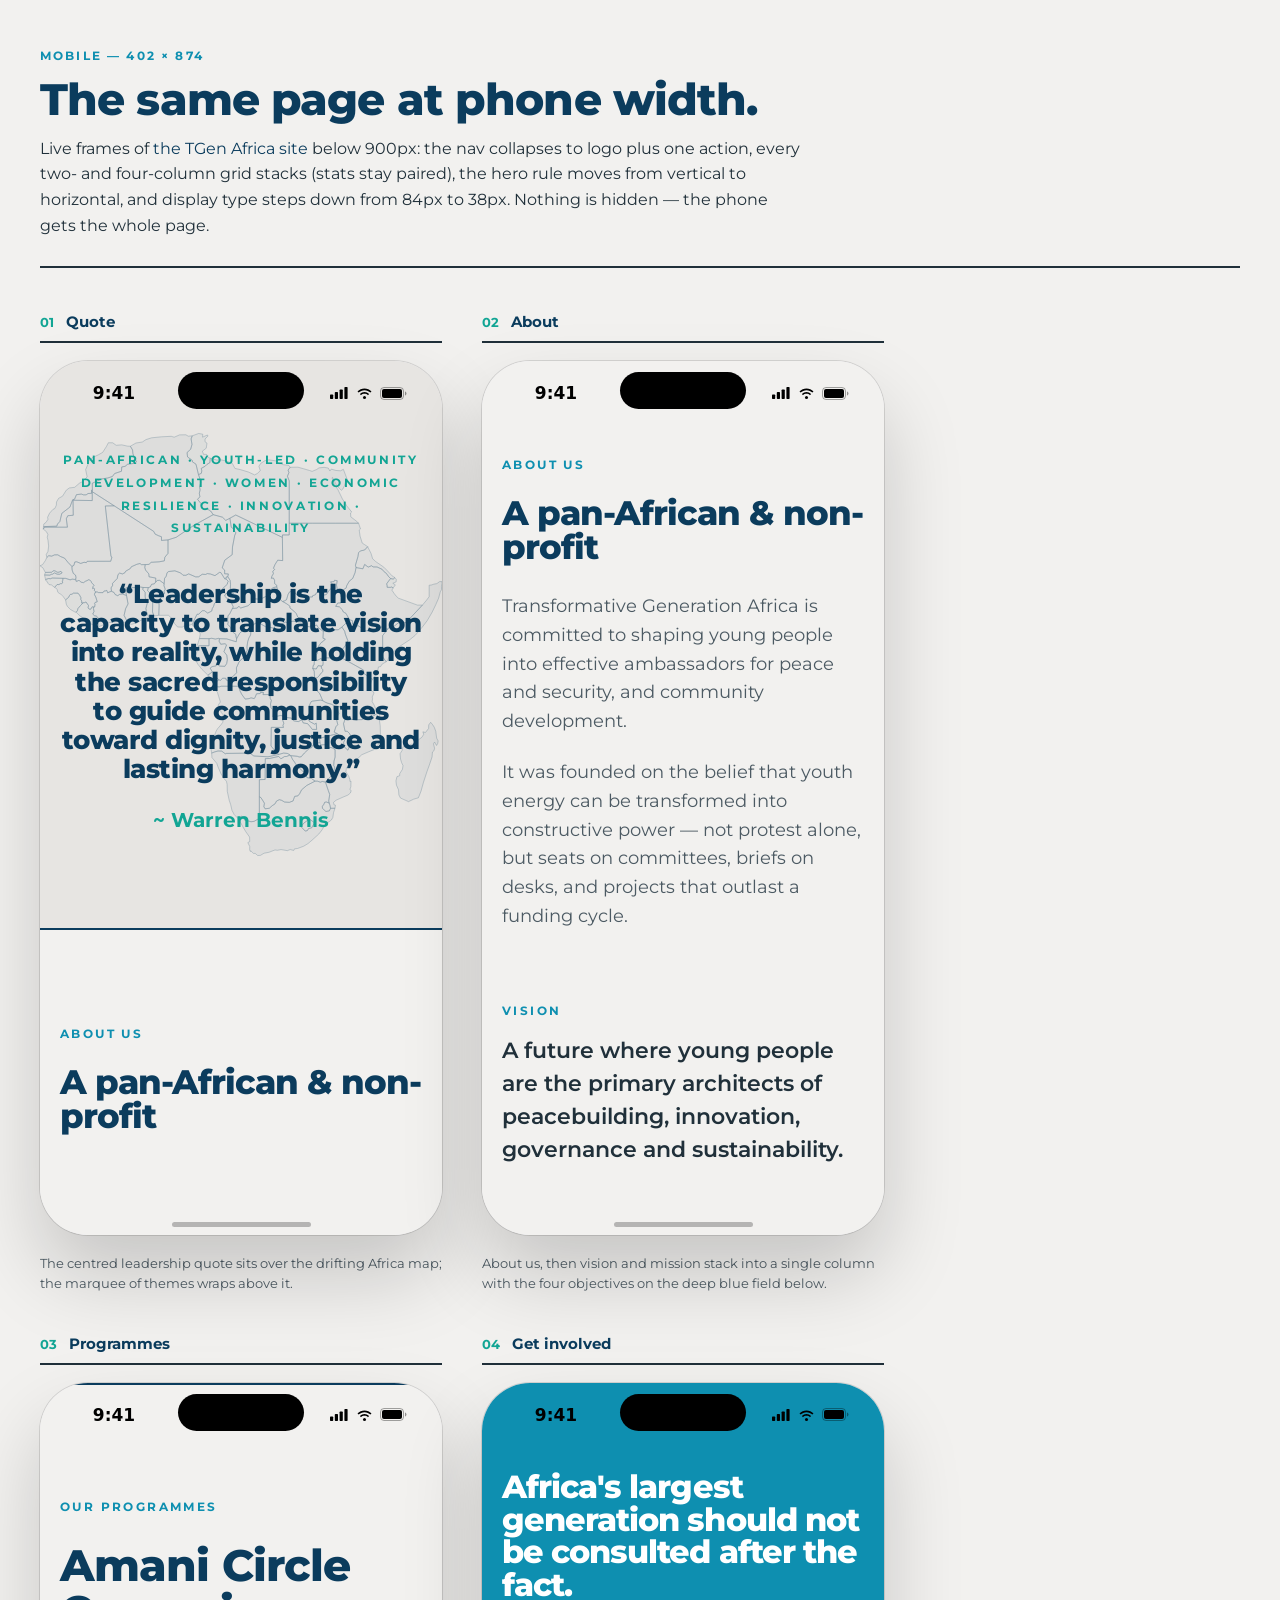
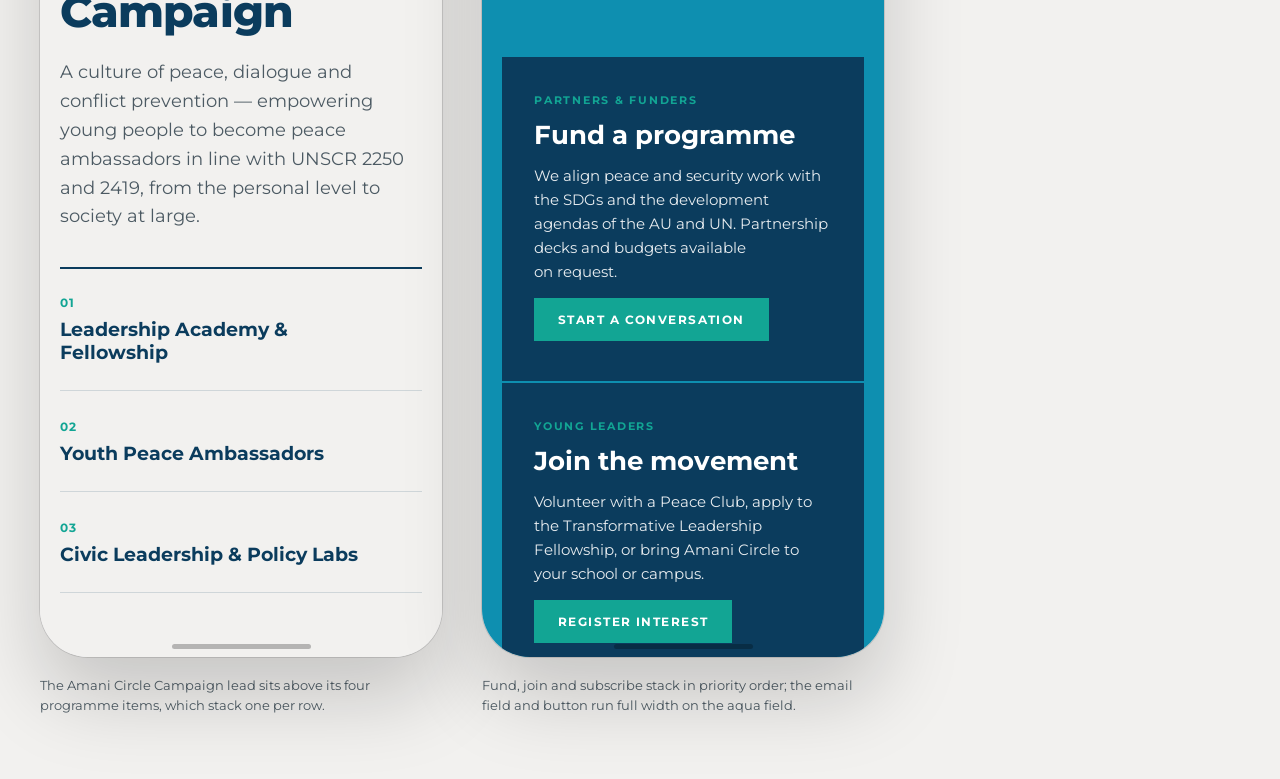
<file: mobile.html>
<!DOCTYPE html>
<html lang="en">
<head>
<meta charset="utf-8">
<meta name="viewport" content="width=device-width, initial-scale=1">
<title>TGen Africa — Mobile preview</title>
<meta name="description" content="The TGen Africa site at phone width — four live iPhone frames of the hero, the gap, programmes and get-involved sections.">
<meta name="robots" content="noindex">
<meta name="theme-color" content="#0B3C5D">
<link rel="icon" href="favicon.ico" sizes="any">
<link rel="icon" type="image/svg+xml" href="assets/brand/icon-colour.svg">
<link rel="apple-touch-icon" href="assets/brand/apple-touch-icon.png">
<link rel="preconnect" href="https://fonts.googleapis.com">
<link rel="preconnect" href="https://fonts.gstatic.com" crossorigin>
<link href="https://fonts.googleapis.com/css2?family=Montserrat:wght@400;500;600;700;800&display=swap" rel="stylesheet">
<link rel="stylesheet" href="styles.css">
<link rel="stylesheet" href="mobile.css">
</head>
<body>
<div class="mobile-page">
  <div class="mobile-inner">

    <div class="mobile-head">
      <div class="mobile-kicker">Mobile — 402 × 874</div>
      <h1 class="mobile-title">The same page at phone width.</h1>
      <p class="mobile-note">Live frames of <a href="index.html">the TGen Africa site</a> below 900px: the nav collapses to logo plus one action, every two- and four-column grid stacks (stats stay paired), the hero rule moves from vertical to horizontal, and display type steps down from 84px to 38px. Nothing is hidden — the phone gets the whole page.</p>
    </div>

    <div class="screens">

      <div class="screen">
        <div class="screen-head"><div class="screen-num">01</div><div class="screen-label">Quote</div></div>
        <div class="ios-device">
          <div class="ios-island"></div>
          <div class="ios-statusbar">
            <div class="ios-statusbar-time">9:41</div>
            <div class="ios-statusbar-icons">
              <svg width="19" height="12" viewBox="0 0 19 12"><rect x="0" y="7.5" width="3.2" height="4.5" rx="0.7" fill="#000"/><rect x="4.8" y="5" width="3.2" height="7" rx="0.7" fill="#000"/><rect x="9.6" y="2.5" width="3.2" height="9.5" rx="0.7" fill="#000"/><rect x="14.4" y="0" width="3.2" height="12" rx="0.7" fill="#000"/></svg>
              <svg width="17" height="12" viewBox="0 0 17 12"><path d="M8.5 3.2C10.8 3.2 12.9 4.1 14.4 5.6L15.5 4.5C13.7 2.7 11.2 1.5 8.5 1.5C5.8 1.5 3.3 2.7 1.5 4.5L2.6 5.6C4.1 4.1 6.2 3.2 8.5 3.2Z" fill="#000"/><path d="M8.5 6.8C9.9 6.8 11.1 7.3 12 8.2L13.1 7.1C11.8 5.9 10.2 5.1 8.5 5.1C6.8 5.1 5.2 5.9 3.9 7.1L5 8.2C5.9 7.3 7.1 6.8 8.5 6.8Z" fill="#000"/><circle cx="8.5" cy="10.5" r="1.5" fill="#000"/></svg>
              <svg width="27" height="13" viewBox="0 0 27 13"><rect x="0.5" y="0.5" width="23" height="12" rx="3.5" stroke="#000" stroke-opacity="0.35" fill="none"/><rect x="2" y="2" width="20" height="9" rx="2" fill="#000"/><path d="M25 4.5V8.5C25.8 8.2 26.5 7.2 26.5 6.5C26.5 5.8 25.8 4.8 25 4.5Z" fill="#000" fill-opacity="0.4"/></svg>
            </div>
          </div>
          <iframe src="index.html#top" title="Quote"></iframe>
          <div class="ios-home-indicator"><span></span></div>
        </div>
        <p class="screen-caption">The centred leadership quote sits over the drifting Africa map; the marquee of themes wraps above it.</p>
      </div>

      <div class="screen">
        <div class="screen-head"><div class="screen-num">02</div><div class="screen-label">About</div></div>
        <div class="ios-device">
          <div class="ios-island"></div>
          <div class="ios-statusbar">
            <div class="ios-statusbar-time">9:41</div>
            <div class="ios-statusbar-icons">
              <svg width="19" height="12" viewBox="0 0 19 12"><rect x="0" y="7.5" width="3.2" height="4.5" rx="0.7" fill="#000"/><rect x="4.8" y="5" width="3.2" height="7" rx="0.7" fill="#000"/><rect x="9.6" y="2.5" width="3.2" height="9.5" rx="0.7" fill="#000"/><rect x="14.4" y="0" width="3.2" height="12" rx="0.7" fill="#000"/></svg>
              <svg width="17" height="12" viewBox="0 0 17 12"><path d="M8.5 3.2C10.8 3.2 12.9 4.1 14.4 5.6L15.5 4.5C13.7 2.7 11.2 1.5 8.5 1.5C5.8 1.5 3.3 2.7 1.5 4.5L2.6 5.6C4.1 4.1 6.2 3.2 8.5 3.2Z" fill="#000"/><path d="M8.5 6.8C9.9 6.8 11.1 7.3 12 8.2L13.1 7.1C11.8 5.9 10.2 5.1 8.5 5.1C6.8 5.1 5.2 5.9 3.9 7.1L5 8.2C5.9 7.3 7.1 6.8 8.5 6.8Z" fill="#000"/><circle cx="8.5" cy="10.5" r="1.5" fill="#000"/></svg>
              <svg width="27" height="13" viewBox="0 0 27 13"><rect x="0.5" y="0.5" width="23" height="12" rx="3.5" stroke="#000" stroke-opacity="0.35" fill="none"/><rect x="2" y="2" width="20" height="9" rx="2" fill="#000"/><path d="M25 4.5V8.5C25.8 8.2 26.5 7.2 26.5 6.5C26.5 5.8 25.8 4.8 25 4.5Z" fill="#000" fill-opacity="0.4"/></svg>
            </div>
          </div>
          <iframe src="index.html#about" title="About"></iframe>
          <div class="ios-home-indicator"><span></span></div>
        </div>
        <p class="screen-caption">About us, then vision and mission stack into a single column with the four objectives on the deep blue field below.</p>
      </div>

      <div class="screen">
        <div class="screen-head"><div class="screen-num">03</div><div class="screen-label">Programmes</div></div>
        <div class="ios-device">
          <div class="ios-island"></div>
          <div class="ios-statusbar">
            <div class="ios-statusbar-time">9:41</div>
            <div class="ios-statusbar-icons">
              <svg width="19" height="12" viewBox="0 0 19 12"><rect x="0" y="7.5" width="3.2" height="4.5" rx="0.7" fill="#000"/><rect x="4.8" y="5" width="3.2" height="7" rx="0.7" fill="#000"/><rect x="9.6" y="2.5" width="3.2" height="9.5" rx="0.7" fill="#000"/><rect x="14.4" y="0" width="3.2" height="12" rx="0.7" fill="#000"/></svg>
              <svg width="17" height="12" viewBox="0 0 17 12"><path d="M8.5 3.2C10.8 3.2 12.9 4.1 14.4 5.6L15.5 4.5C13.7 2.7 11.2 1.5 8.5 1.5C5.8 1.5 3.3 2.7 1.5 4.5L2.6 5.6C4.1 4.1 6.2 3.2 8.5 3.2Z" fill="#000"/><path d="M8.5 6.8C9.9 6.8 11.1 7.3 12 8.2L13.1 7.1C11.8 5.9 10.2 5.1 8.5 5.1C6.8 5.1 5.2 5.9 3.9 7.1L5 8.2C5.9 7.3 7.1 6.8 8.5 6.8Z" fill="#000"/><circle cx="8.5" cy="10.5" r="1.5" fill="#000"/></svg>
              <svg width="27" height="13" viewBox="0 0 27 13"><rect x="0.5" y="0.5" width="23" height="12" rx="3.5" stroke="#000" stroke-opacity="0.35" fill="none"/><rect x="2" y="2" width="20" height="9" rx="2" fill="#000"/><path d="M25 4.5V8.5C25.8 8.2 26.5 7.2 26.5 6.5C26.5 5.8 25.8 4.8 25 4.5Z" fill="#000" fill-opacity="0.4"/></svg>
            </div>
          </div>
          <iframe src="index.html#programmes" title="Programmes"></iframe>
          <div class="ios-home-indicator"><span></span></div>
        </div>
        <p class="screen-caption">The Amani Circle Campaign lead sits above its four programme items, which stack one per row.</p>
      </div>

      <div class="screen">
        <div class="screen-head"><div class="screen-num">04</div><div class="screen-label">Get involved</div></div>
        <div class="ios-device">
          <div class="ios-island"></div>
          <div class="ios-statusbar">
            <div class="ios-statusbar-time">9:41</div>
            <div class="ios-statusbar-icons">
              <svg width="19" height="12" viewBox="0 0 19 12"><rect x="0" y="7.5" width="3.2" height="4.5" rx="0.7" fill="#000"/><rect x="4.8" y="5" width="3.2" height="7" rx="0.7" fill="#000"/><rect x="9.6" y="2.5" width="3.2" height="9.5" rx="0.7" fill="#000"/><rect x="14.4" y="0" width="3.2" height="12" rx="0.7" fill="#000"/></svg>
              <svg width="17" height="12" viewBox="0 0 17 12"><path d="M8.5 3.2C10.8 3.2 12.9 4.1 14.4 5.6L15.5 4.5C13.7 2.7 11.2 1.5 8.5 1.5C5.8 1.5 3.3 2.7 1.5 4.5L2.6 5.6C4.1 4.1 6.2 3.2 8.5 3.2Z" fill="#000"/><path d="M8.5 6.8C9.9 6.8 11.1 7.3 12 8.2L13.1 7.1C11.8 5.9 10.2 5.1 8.5 5.1C6.8 5.1 5.2 5.9 3.9 7.1L5 8.2C5.9 7.3 7.1 6.8 8.5 6.8Z" fill="#000"/><circle cx="8.5" cy="10.5" r="1.5" fill="#000"/></svg>
              <svg width="27" height="13" viewBox="0 0 27 13"><rect x="0.5" y="0.5" width="23" height="12" rx="3.5" stroke="#000" stroke-opacity="0.35" fill="none"/><rect x="2" y="2" width="20" height="9" rx="2" fill="#000"/><path d="M25 4.5V8.5C25.8 8.2 26.5 7.2 26.5 6.5C26.5 5.8 25.8 4.8 25 4.5Z" fill="#000" fill-opacity="0.4"/></svg>
            </div>
          </div>
          <iframe src="index.html#involved" title="Get involved"></iframe>
          <div class="ios-home-indicator"><span></span></div>
        </div>
        <p class="screen-caption">Fund, join and subscribe stack in priority order; the email field and button run full width on the aqua field.</p>
      </div>

    </div>
  </div>
</div>
</body>
</html>
</file>
<file: styles.css>
/* TGen Africa — production stylesheet.
   Rebuilt to match the Claude Design redesign (centered leadership-quote hero,
   About / Objectives / Programmes / Get involved), in clean static CSS with the
   site's own production infrastructure (accessibility, scroll reveal). */

:root {
  --bg: #F2F1EF;
  --text: #20303A;
  --deep: #0B3C5D;
  --aqua: #0E8FB0;
  --green: #12A594;
  --surface: #E7E5E2;
  --muted: #4C5A63;
  --font: "Montserrat", sans-serif;
}

* { box-sizing: border-box; }
body { margin: 0; background: var(--bg); color: var(--text); font-family: var(--font); -webkit-font-smoothing: antialiased; }
h1, h2, h3, p { margin: 0; }
img { display: block; max-width: 100%; }
a { color: var(--deep); text-decoration: none; }
p { text-wrap: pretty; }
:focus-visible { outline: 2px solid var(--green); outline-offset: 2px; }
::selection { background: var(--green); color: #fff; }

/* screen-reader-only text */
.visually-hidden {
  position: absolute; width: 1px; height: 1px; margin: -1px; padding: 0;
  overflow: hidden; clip-path: inset(50%); white-space: nowrap; border: 0;
}
/* keyboard users land here first; hidden until focused */
.skip-link {
  position: absolute; top: 0; left: 0; z-index: 100; transform: translateY(-120%);
  background: var(--deep); color: #fff; padding: 14px 22px;
  font-size: 12px; font-weight: 700; letter-spacing: 0.14em; text-transform: uppercase;
}
.skip-link:focus-visible { transform: translateY(0); color: #fff; }

.page { max-width: 100%; overflow-x: hidden; }
.wrap { max-width: 1240px; margin: 0 auto; padding: 0 40px; }
.eyebrow { font-size: 12px; font-weight: 700; letter-spacing: 0.2em; text-transform: uppercase; color: var(--aqua); }

/* ── Header ─────────────────────────────────────────────── */
.hdr { position: sticky; top: 0; z-index: 50; background: var(--bg); border-bottom: 1px solid rgba(11,60,93,0.15); }
.hdr-in { display: flex; align-items: center; gap: 32px; padding: 14px 40px; max-width: 1240px; margin: 0 auto; }
.logo-link { display: inline-flex; }
.hdr-logo { height: 52px; width: auto; }
.hdr-nav { display: flex; justify-content: center; gap: 28px; flex: 1; font-size: 12px; font-weight: 600; letter-spacing: 0.12em; text-transform: uppercase; }
.hdr-nav a { color: var(--text); }
.hdr-nav a:hover { color: var(--aqua); }

/* ── Buttons ────────────────────────────────────────────── */
.btn { display: inline-block; font-family: inherit; font-size: 12px; font-weight: 700; letter-spacing: 0.12em; text-transform: uppercase; padding: 14px 24px; cursor: pointer; border: 0; text-align: left; }
.btn-solid { background: var(--aqua); color: #fff; }
.btn-solid:hover { background: var(--deep); color: #fff; }
.btn-deep { background: var(--deep); color: #fff; }
.btn-deep:hover { background: var(--aqua); color: #fff; }
.btn-line { border: 2px solid var(--deep); color: var(--deep); background: transparent; padding: 12px 24px; }
.btn-line:hover { background: var(--deep); color: #fff; }
.btn-green { background: var(--green); color: #fff; align-self: flex-start; }
.btn-green:hover { background: var(--bg); color: var(--deep); }

/* ── Hero: centred leadership quote over drifting Africa map ─ */
.band-quote { position: relative; overflow: hidden; background: var(--surface); border-top: 2px solid var(--deep); border-bottom: 2px solid var(--deep); }
.qmap { position: absolute; inset: 0; z-index: 0; display: flex; justify-content: center; align-items: center; pointer-events: none; }
.qmap-float { display: contents; }
.qmap svg { height: 130%; width: auto; opacity: 0.5; transform-origin: center; animation: qFloat 9s ease-in-out infinite alternate; }
.africa-geo path { fill: color-mix(in srgb, var(--deep) 8%, transparent); stroke: color-mix(in srgb, var(--deep) 40%, transparent); stroke-width: 1; vector-effect: non-scaling-stroke; stroke-linejoin: round; }
.qmap-in { position: relative; z-index: 1; padding: 88px 0 96px; }
.band-quote.is-centered .qmap-in { text-align: center; }
.band-quote.is-centered .marquee,
.band-quote.is-centered .quote { margin-left: auto; margin-right: auto; }
.marquee { font-size: 12px; font-weight: 700; letter-spacing: 0.22em; text-transform: uppercase; color: var(--green); max-width: 920px; line-height: 1.9; animation: qUp 0.8s cubic-bezier(0.22,0.61,0.36,1) both; }
.quote { margin-top: 40px; font-size: 44px; line-height: 1.12; font-weight: 800; letter-spacing: -0.02em; color: var(--deep); max-width: 1000px; animation: qUp 0.9s cubic-bezier(0.22,0.61,0.36,1) 0.12s both; }
.quote-by { margin-top: 24px; font-size: 20px; font-weight: 700; color: var(--green); animation: qUp 0.9s cubic-bezier(0.22,0.61,0.36,1) 0.26s both; }
@keyframes qFloat {
  0%   { transform: translateY(-14px) scale(1.01); }
  100% { transform: translateY(14px) scale(1.01); }
}
@keyframes qUp {
  0%   { opacity: 0; transform: translateY(20px); }
  100% { opacity: 1; transform: none; }
}

/* ── About ──────────────────────────────────────────────── */
.about { padding: 96px 0; }
.about-top { display: grid; grid-template-columns: 1fr 1fr; gap: 56px; align-items: start; }
.about h2 { font-size: 60px; line-height: 1; font-weight: 800; letter-spacing: -0.03em; color: var(--deep); margin-top: 24px; }
.about-body { display: flex; flex-direction: column; gap: 22px; font-size: 18px; line-height: 1.6; color: var(--muted); }
.vm { display: grid; grid-template-columns: 1fr 1fr; gap: 56px; margin-top: 72px; }
.vm h3 { font-size: 22px; line-height: 1.5; font-weight: 600; color: var(--text); margin-top: 16px; max-width: 640px; }

/* ── Objectives ─────────────────────────────────────────── */
.obj { padding: 0 0 96px; }
.obj-head { text-align: center; margin-bottom: 40px; }
.obj-grid { display: grid; grid-template-columns: 1fr 1fr; gap: 2px; background: var(--bg); }
.obj-card { background: var(--deep); color: #fff; padding: 48px 44px 56px; min-height: 240px; display: flex; flex-direction: column; }
.obj-top { display: flex; align-items: center; gap: 20px; }
.obj-n { font-size: 14px; font-weight: 700; color: var(--green); letter-spacing: 0.1em; }
.obj-rule { flex: 1; height: 1px; background: rgba(255,255,255,0.35); }
.obj-t { margin-top: auto; font-size: 34px; line-height: 1.08; font-weight: 700; letter-spacing: -0.01em; }

/* ── Programmes ─────────────────────────────────────────── */
.prog { padding: 96px 0; border-top: 2px solid var(--deep); }
.prog-grid { display: grid; grid-template-columns: minmax(0,260px) minmax(0,1fr); gap: 56px; align-items: start; margin-top: 8px; }
.prog-eyebrow { padding-top: 10px; }
.prog .prog-title { font-size: 44px; line-height: 1.05; font-weight: 800; letter-spacing: -0.02em; color: var(--deep); }
.prog-lead { margin-top: 24px; font-size: 18px; line-height: 1.6; color: var(--muted); max-width: 720px; }
.prog-list { margin-top: 36px; display: grid; grid-template-columns: 1fr 1fr; gap: 2px; border-top: 2px solid var(--deep); }
.prog-item { padding: 26px 24px 26px 0; border-bottom: 1px solid rgba(11,60,93,0.15); }
.prog-item .pn { font-size: 12px; font-weight: 700; color: var(--green); letter-spacing: 0.1em; }
.prog-item .pt { margin-top: 8px; font-size: 19px; font-weight: 700; color: var(--deep); }

/* ── Get involved ───────────────────────────────────────── */
.involved { background: var(--aqua); color: #fff; }
.involved-in { padding: 88px 0; }
.involved h2 { font-size: 56px; line-height: 1.02; font-weight: 800; letter-spacing: -0.03em; max-width: 860px; }
.inv-grid { display: grid; grid-template-columns: repeat(3, 1fr); gap: 2px; margin-top: 56px; }
.inv-card { background: var(--deep); padding: 36px 32px 40px; display: flex; flex-direction: column; gap: 14px; }
.inv-kick { font-size: 11px; font-weight: 700; letter-spacing: 0.16em; text-transform: uppercase; color: var(--green); }
.inv-t { font-size: 26px; line-height: 1.1; font-weight: 700; }
.inv-b { font-size: 15px; line-height: 1.6; opacity: 0.9; flex: 1; }
.sub-form { display: flex; flex-direction: column; gap: 2px; }
.sub-input { border: 2px solid rgba(255,255,255,0.4); background: transparent; color: #fff; padding: 15px 16px; font-family: inherit; font-size: 14px; width: 100%; }
.sub-input::placeholder { color: rgba(255,255,255,0.7); }
.sub-input:focus-visible { border-color: var(--green); outline: none; }

/* ── Footer ─────────────────────────────────────────────── */
.foot { background: #122A38; color: var(--bg); }
.foot-in { padding: 64px 40px 40px; max-width: 1240px; margin: 0 auto; display: grid; grid-template-columns: 1.6fr 1fr 1fr 1.2fr; gap: 48px; }
.foot-logo { height: 56px; width: auto; margin-left: -4px; }
.foot-about { margin-top: 20px; font-size: 14px; line-height: 1.6; opacity: 0.72; max-width: 360px; }
.foot-col { display: flex; flex-direction: column; gap: 11px; }
.foot-col-l { font-size: 11px; font-weight: 700; letter-spacing: 0.16em; text-transform: uppercase; opacity: 0.55; margin-bottom: 16px; }
.foot-col a { color: var(--bg); font-size: 15px; }
.foot-col a:hover { color: var(--green); }
.foot-col .plain { font-size: 15px; opacity: 0.72; }
.foot-bottom { border-top: 1px solid rgba(242,241,239,0.18); }
.foot-bottom-in { max-width: 1240px; margin: 0 auto; padding: 20px 40px; font-size: 12px; opacity: 0.55; }

/* ── Scroll reveal (progressive enhancement) ────────────── */
.js .reveal {
  opacity: 0; transform: translateY(16px);
  transition: opacity 0.95s cubic-bezier(0.22,0.61,0.36,1),
              transform 0.95s cubic-bezier(0.22,0.61,0.36,1);
  will-change: opacity, transform;
}
.js .reveal.is-visible { opacity: 1; transform: none; }

/* ── Reduced motion ─────────────────────────────────────── */
@media (prefers-reduced-motion: reduce) {
  .qmap svg, .marquee, .quote, .quote-by { animation: none !important; }
  .js .reveal { opacity: 1; transform: none; transition: none; }
}

/* ── Responsive (below 900px) ───────────────────────────── */
@media (max-width: 900px) {
  .wrap, .hdr-in, .foot-in, .foot-bottom-in { padding-left: 20px !important; padding-right: 20px !important; }
  .hdr-nav { display: none !important; }
  .about-top, .vm, .prog-grid { grid-template-columns: 1fr !important; gap: 28px !important; }
  .about h2 { font-size: 34px !important; }
  .quote { font-size: 26px !important; }
  .involved h2 { font-size: 32px !important; }
  .obj-grid, .inv-grid, .prog-list { grid-template-columns: 1fr !important; }
  .obj-t { font-size: 26px !important; }
  .foot-in { grid-template-columns: 1fr 1fr !important; }
}
</file>
<file: mobile.css>
/* TGen Africa — mobile preview page (design-review showcase only) */

.mobile-page { padding: 48px 40px 64px; }
.mobile-inner { max-width: 1400px; margin: 0 auto; }
.mobile-head { padding-bottom: 28px; border-bottom: 2px solid var(--text); }
.mobile-kicker { font-size: 12px; font-weight: 700; letter-spacing: 0.18em; text-transform: uppercase; color: var(--aqua); }
.mobile-title { margin: 14px 0 0; font-size: 44px; line-height: 1.02; font-weight: 800; letter-spacing: -0.02em; color: var(--deep); }
.mobile-note { margin: 14px 0 0; font-size: 16px; line-height: 1.6; max-width: 760px; }

.screens { display: flex; flex-wrap: wrap; gap: 40px; margin-top: 44px; }
.screen { display: flex; flex-direction: column; gap: 18px; }
.screen-head { display: flex; align-items: baseline; gap: 12px; border-bottom: 2px solid var(--text); padding-bottom: 10px; }
.screen-num { font-size: 13px; font-weight: 700; color: var(--green); }
.screen-label { font-size: 15px; font-weight: 700; color: var(--deep); }
.screen-caption { font-size: 13px; line-height: 1.55; max-width: 402px; color: var(--muted); }

/* iOS-style device bezel (simplified, per ios-frame.jsx) */
.ios-device {
  width: 402px; height: 874px; border-radius: 48px; overflow: hidden;
  position: relative; background: #F2F2F7;
  box-shadow: 0 40px 80px rgba(0,0,0,0.18), 0 0 0 1px rgba(0,0,0,0.12);
}
.ios-device iframe { width: 100%; height: 100%; border: 0; display: block; }
.ios-island {
  position: absolute; top: 11px; left: 50%; transform: translateX(-50%);
  width: 126px; height: 37px; border-radius: 24px; background: #000; z-index: 50;
}
.ios-statusbar {
  position: absolute; top: 0; left: 0; right: 0; z-index: 20;
  display: flex; align-items: center; justify-content: center; gap: 154px;
  padding: 21px 24px 19px; pointer-events: none;
}
.ios-statusbar-time {
  flex: 1; height: 22px; display: flex; align-items: center; justify-content: center;
  font-family: -apple-system, "SF Pro", system-ui; font-weight: 590; font-size: 17px; color: #000;
}
.ios-statusbar-icons { flex: 1; height: 22px; display: flex; align-items: center; justify-content: center; gap: 7px; }
.ios-home-indicator {
  position: absolute; bottom: 0; left: 0; right: 0; z-index: 60;
  height: 34px; display: flex; justify-content: center; align-items: flex-end;
  padding-bottom: 8px; pointer-events: none;
}
.ios-home-indicator span { width: 139px; height: 5px; border-radius: 100px; background: rgba(0,0,0,0.25); }

@media (max-width: 900px) {
  .mobile-page { padding: 32px 20px 48px; }
}
</file>
